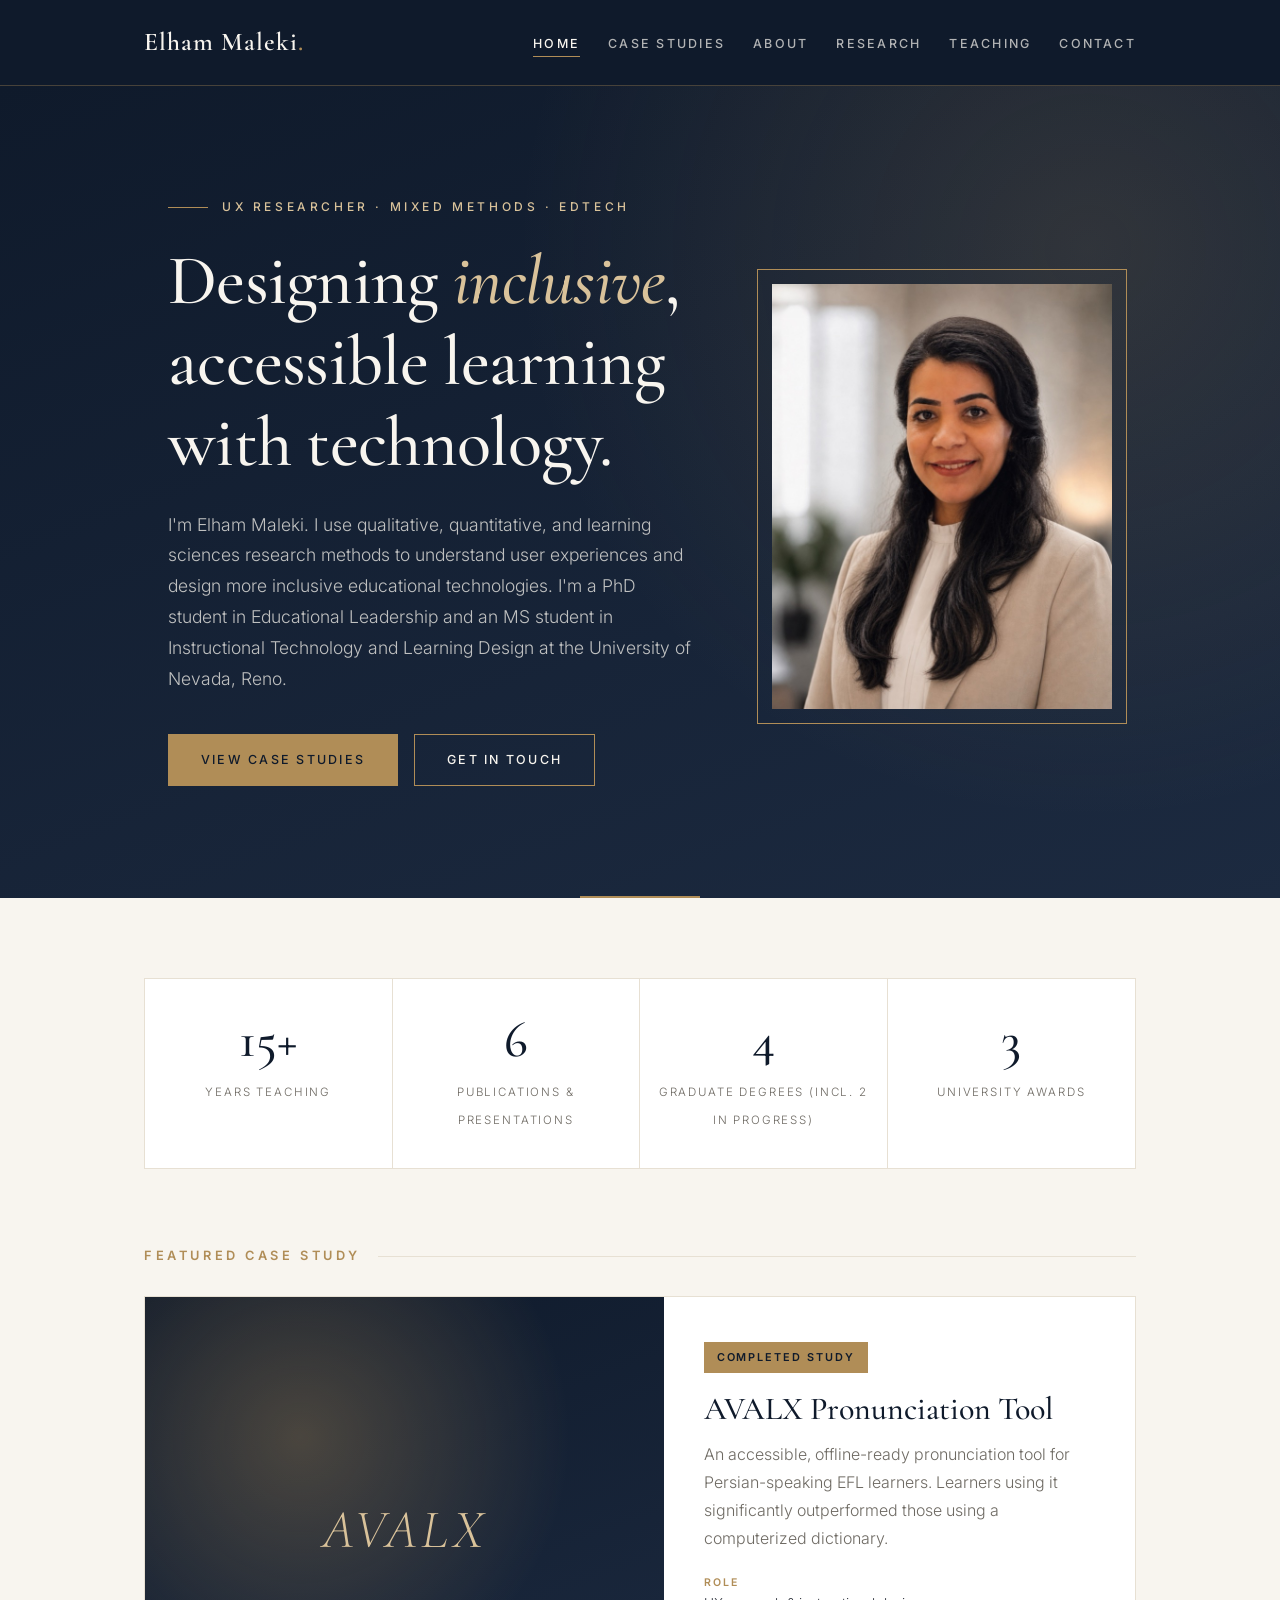
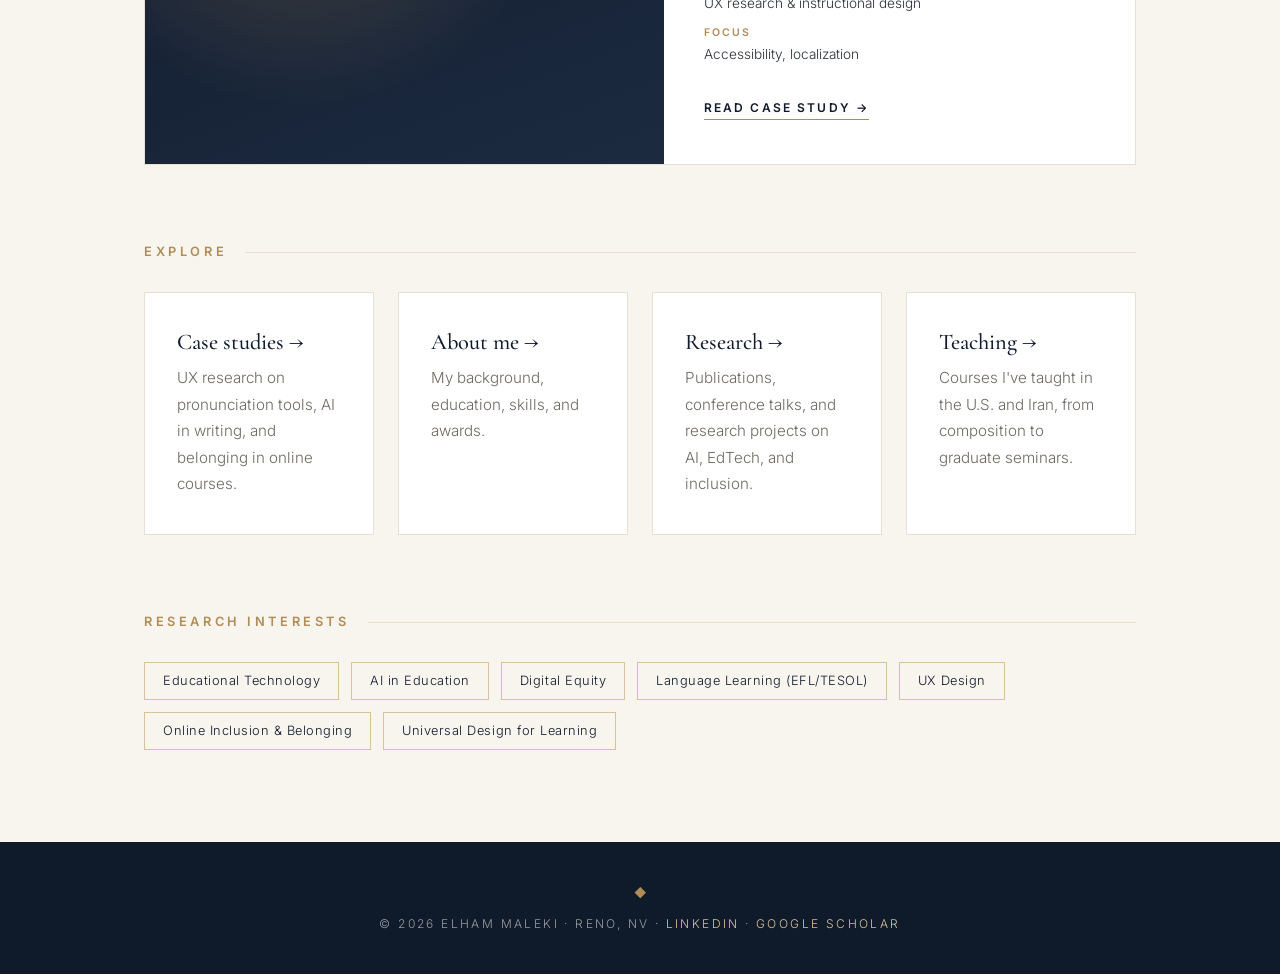
<file: index.html>
<!DOCTYPE html>
<html lang="en">
<head>
  <meta charset="UTF-8">
  <meta name="viewport" content="width=device-width, initial-scale=1.0">
  <title>Elham Maleki | Home</title>
  <link rel="preconnect" href="https://fonts.googleapis.com">
  <link href="https://fonts.googleapis.com/css2?family=Cormorant+Garamond:ital,wght@0,500;0,600;1,500&family=Inter:wght@300;400;500;600&display=swap" rel="stylesheet">
  <link rel="stylesheet" href="style.css">
</head>
<body>
  <header>
    <div class="container">
      <nav>
        <a href="index.html" class="logo">Elham Maleki</a>
        <ul>
          <li><a href="index.html" class="active">Home</a></li>
          <li><a href="case-studies.html">Case Studies</a></li>
          <li><a href="about.html">About</a></li>
          <li><a href="research.html">Research</a></li>
          <li><a href="teaching.html">Teaching</a></li>
          <li><a href="contact.html">Contact</a></li>
        </ul>
      </nav>
    </div>
  </header>

  <main>
    <div class="container">
      <section class="hero">
        <div class="hero-grid">
          <div>
        <p class="eyebrow">UX Researcher · Mixed Methods · EdTech</p>
        <h1>Designing <em>inclusive</em>, accessible learning with technology.</h1>
        <p class="lead">
          I'm Elham Maleki. I use qualitative, quantitative, and learning sciences research methods to understand
          user experiences and design more inclusive educational technologies. I'm a PhD student in Educational
          Leadership and an MS student in Instructional Technology and Learning Design at the University of Nevada, Reno.
        </p>
        <a href="case-studies.html" class="btn btn-primary">View case studies</a>
        <a href="contact.html" class="btn btn-outline">Get in touch</a>
          </div>
          <div class="hero-photo"><img src="images/profile.jpg" alt="Portrait of Elham Maleki"></div>
        </div>
      </section>

      <section>
        <div class="card stats">
          <div class="stat"><strong>15+</strong><span>Years teaching</span></div>
          <div class="stat"><strong>6</strong><span>Publications &amp; presentations</span></div>
          <div class="stat"><strong>4</strong><span>Graduate degrees (incl. 2 in progress)</span></div>
          <div class="stat"><strong>3</strong><span>University awards</span></div>
        </div>
      </section>

      <section>
        <h2>Featured case study</h2>
        <a href="avalx.html" class="case-feature">
          <div class="case-art">AVALX</div>
          <div class="case-body">
            <span class="status done">Completed study</span>
            <h3>AVALX Pronunciation Tool</h3>
            <p>An accessible, offline-ready pronunciation tool for Persian-speaking EFL learners. Learners using it
              significantly outperformed those using a computerized dictionary.</p>
            <div class="meta">
              <div><span>Role</span>UX research &amp; instructional design</div>
              <div><span>Focus</span>Accessibility, localization</div>
            </div>
            <span class="read-more">Read case study →</span>
          </div>
        </a>
      </section>

      <section>
        <h2>Explore</h2>
        <div class="grid" style="grid-template-columns: repeat(auto-fit, minmax(220px, 1fr));">
          <a href="case-studies.html" class="card">
            <h3>Case studies →</h3>
            <p>UX research on pronunciation tools, AI in writing, and belonging in online courses.</p>
          </a>
          <a href="about.html" class="card">
            <h3>About me →</h3>
            <p>My background, education, skills, and awards.</p>
          </a>
          <a href="research.html" class="card">
            <h3>Research →</h3>
            <p>Publications, conference talks, and research projects on AI, EdTech, and inclusion.</p>
          </a>
          <a href="teaching.html" class="card">
            <h3>Teaching →</h3>
            <p>Courses I've taught in the U.S. and Iran, from composition to graduate seminars.</p>
          </a>
        </div>
      </section>

      <section>
        <h2>Research interests</h2>
        <span class="tag">Educational Technology</span>
        <span class="tag">AI in Education</span>
        <span class="tag">Digital Equity</span>
        <span class="tag">Language Learning (EFL/TESOL)</span>
        <span class="tag">UX Design</span>
        <span class="tag">Online Inclusion &amp; Belonging</span>
        <span class="tag">Universal Design for Learning</span>
      </section>
    </div>
  </main>

  <footer>
    <div class="container">© 2026 Elham Maleki · Reno, NV · <a href="https://www.linkedin.com/in/elham-maleki-n/" target="_blank" rel="noopener">LinkedIn</a> · <a href="https://scholar.google.com/citations?user=H0M7LdgAAAAJ&amp;hl=en" target="_blank" rel="noopener">Google Scholar</a></div>
  </footer>
</body>
</html>
</file>
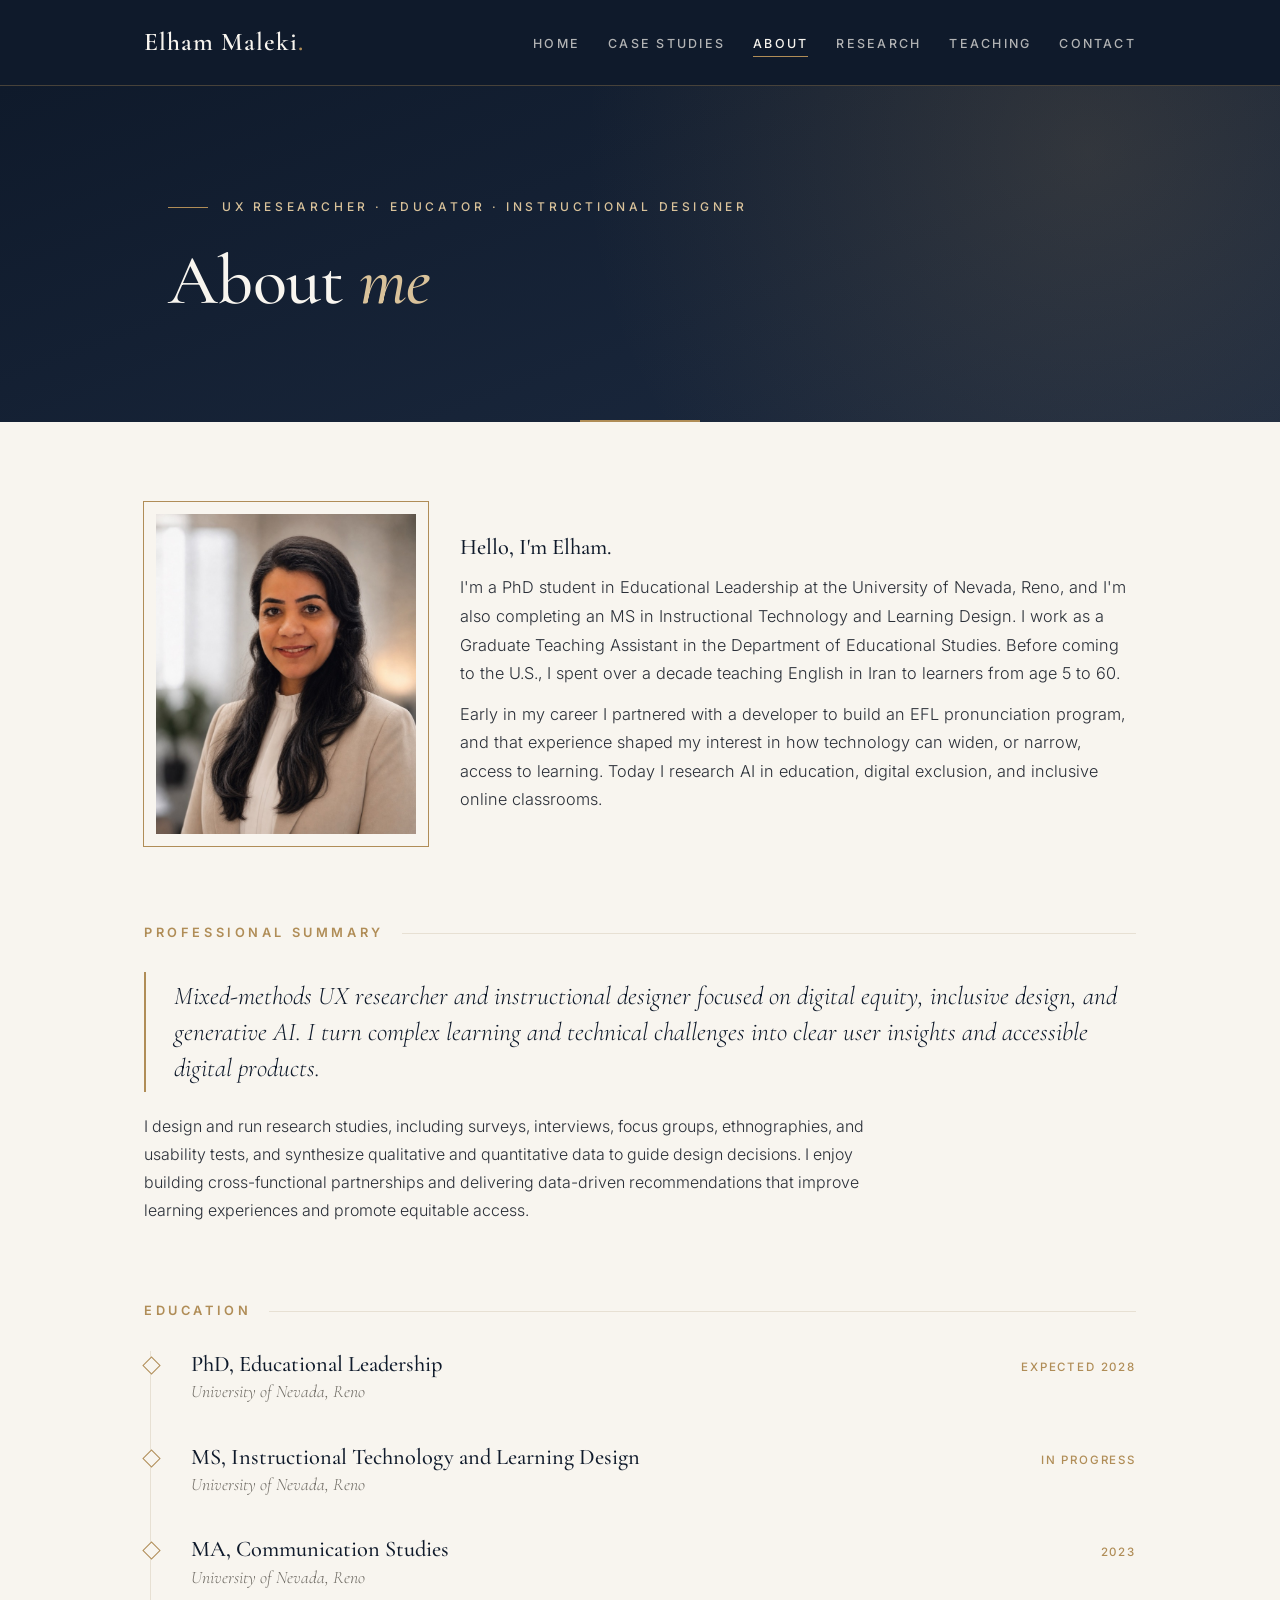
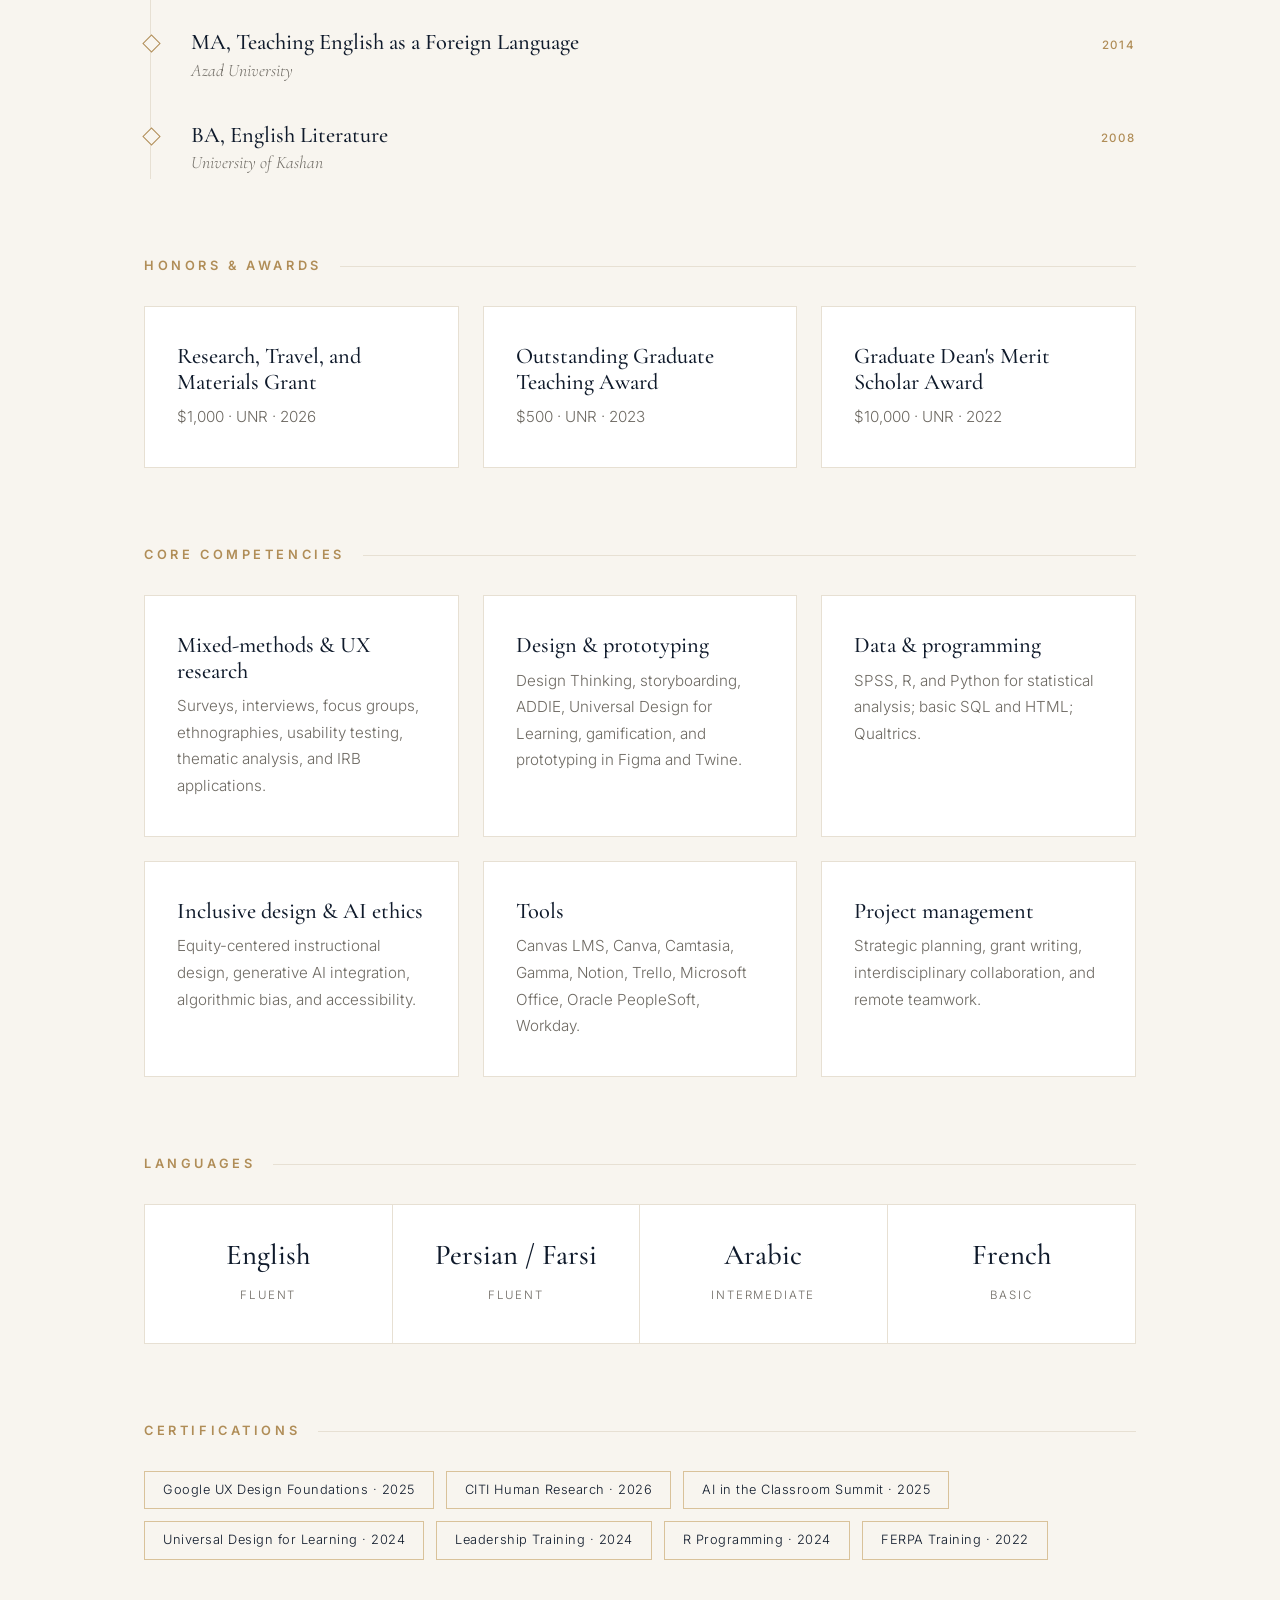
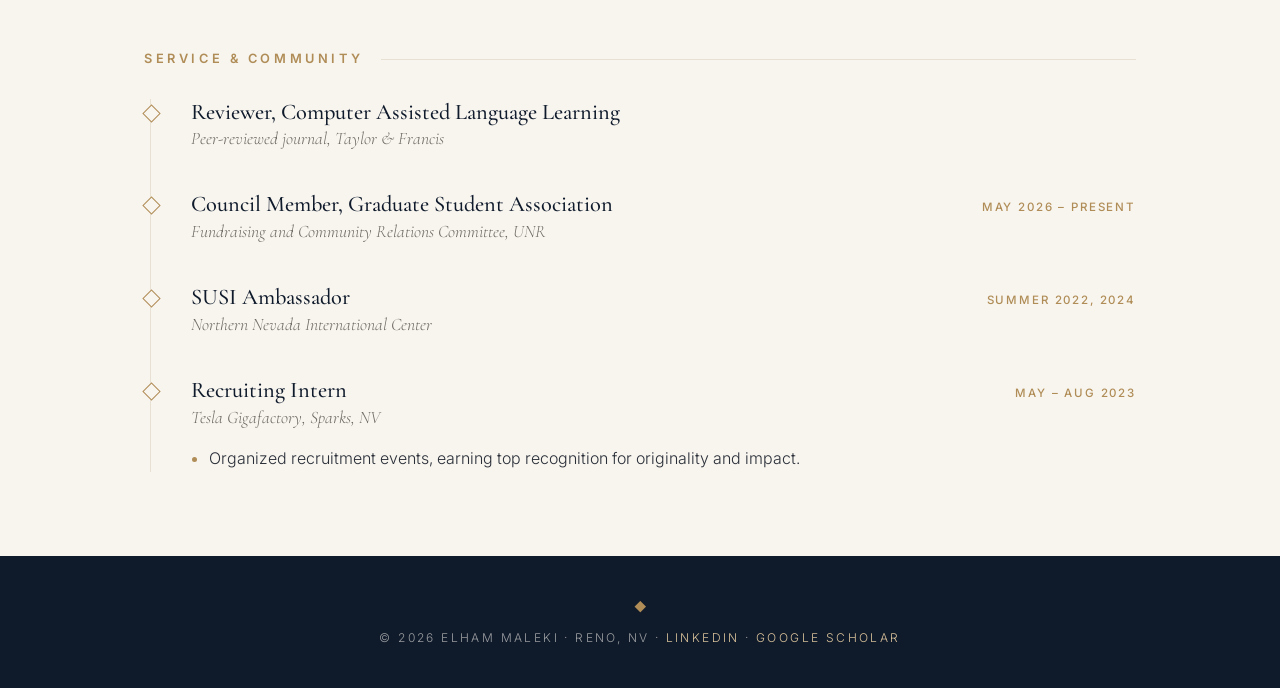
<file: about.html>
<!DOCTYPE html>
<html lang="en">
<head>
  <meta charset="UTF-8">
  <meta name="viewport" content="width=device-width, initial-scale=1.0">
  <title>Elham Maleki | About</title>
  <link rel="preconnect" href="https://fonts.googleapis.com">
  <link href="https://fonts.googleapis.com/css2?family=Cormorant+Garamond:ital,wght@0,500;0,600;1,500&family=Inter:wght@300;400;500;600&display=swap" rel="stylesheet">
  <link rel="stylesheet" href="style.css">
</head>
<body>
  <header>
    <div class="container">
      <nav>
        <a href="index.html" class="logo">Elham Maleki</a>
        <ul>
          <li><a href="index.html">Home</a></li>
          <li><a href="case-studies.html">Case Studies</a></li>
          <li><a href="about.html" class="active">About</a></li>
          <li><a href="research.html">Research</a></li>
          <li><a href="teaching.html">Teaching</a></li>
          <li><a href="contact.html">Contact</a></li>
        </ul>
      </nav>
    </div>
  </header>

  <main>
    <div class="container">
      <div class="page-head">
        <p class="eyebrow">UX Researcher · Educator · Instructional Designer</p>
        <h1 class="page-title">About <em>me</em></h1>
      </div>

      <section class="about-intro">
        <img src="images/profile.jpg" class="avatar" alt="Portrait of Elham Maleki">
        <div>
          <h3 style="margin-bottom: 14px;">Hello, I'm Elham.</h3>
          <p>
            I'm a PhD student in Educational Leadership at the University of Nevada, Reno, and I'm also
            completing an MS in Instructional Technology and Learning Design. I work as a Graduate Teaching Assistant
            in the Department of Educational Studies. Before coming to the U.S.,
            I spent over a decade teaching English in Iran to learners from age 5 to 60.
          </p>
          <p style="margin-top: 12px;">
            Early in my career I partnered with a developer to build an EFL pronunciation program, and that
            experience shaped my interest in how technology can widen, or narrow, access to learning. Today
            I research AI in education, digital exclusion, and inclusive online classrooms.
          </p>
        </div>
      </section>

      <section>
        <h2>Professional summary</h2>
        <p class="callout" style="margin: 0;">
          Mixed-methods UX researcher and instructional designer focused on digital equity, inclusive design,
          and generative AI. I turn complex learning and technical challenges into clear user insights and
          accessible digital products.
        </p>
        <p style="margin-top: 20px; max-width: 760px;">
          I design and run research studies, including surveys, interviews, focus groups, ethnographies, and
          usability tests, and synthesize qualitative and quantitative data to guide design decisions. I enjoy
          building cross-functional partnerships and delivering data-driven recommendations that improve
          learning experiences and promote equitable access.
        </p>
      </section>

      <section>
        <h2>Education</h2>
        <div class="item">
          <div class="item-head"><h3>PhD, Educational Leadership</h3><span class="date">Expected 2028</span></div>
          <p class="where">University of Nevada, Reno</p>
        </div>
        <div class="item">
          <div class="item-head"><h3>MS, Instructional Technology and Learning Design</h3><span class="date">In progress</span></div>
          <p class="where">University of Nevada, Reno</p>
        </div>
        <div class="item">
          <div class="item-head"><h3>MA, Communication Studies</h3><span class="date">2023</span></div>
          <p class="where">University of Nevada, Reno</p>
        </div>
        <div class="item">
          <div class="item-head"><h3>MA, Teaching English as a Foreign Language</h3><span class="date">2014</span></div>
          <p class="where">Azad University</p>
        </div>
        <div class="item">
          <div class="item-head"><h3>BA, English Literature</h3><span class="date">2008</span></div>
          <p class="where">University of Kashan</p>
        </div>
      </section>

      <section>
        <h2>Honors &amp; awards</h2>
        <div class="grid">
          <div class="card"><h3>Research, Travel, and Materials Grant</h3><p>$1,000 · UNR · 2026</p></div>
          <div class="card"><h3>Outstanding Graduate Teaching Award</h3><p>$500 · UNR · 2023</p></div>
          <div class="card"><h3>Graduate Dean's Merit Scholar Award</h3><p>$10,000 · UNR · 2022</p></div>
        </div>
      </section>

      <section>
        <h2>Core competencies</h2>
        <div class="grid">
          <div class="card">
            <h3>Mixed-methods &amp; UX research</h3>
            <p>Surveys, interviews, focus groups, ethnographies, usability testing, thematic analysis, and IRB applications.</p>
          </div>
          <div class="card">
            <h3>Design &amp; prototyping</h3>
            <p>Design Thinking, storyboarding, ADDIE, Universal Design for Learning, gamification, and prototyping in Figma and Twine.</p>
          </div>
          <div class="card">
            <h3>Data &amp; programming</h3>
            <p>SPSS, R, and Python for statistical analysis; basic SQL and HTML; Qualtrics.</p>
          </div>
          <div class="card">
            <h3>Inclusive design &amp; AI ethics</h3>
            <p>Equity-centered instructional design, generative AI integration, algorithmic bias, and accessibility.</p>
          </div>
          <div class="card">
            <h3>Tools</h3>
            <p>Canvas LMS, Canva, Camtasia, Gamma, Notion, Trello, Microsoft Office, Oracle PeopleSoft, Workday.</p>
          </div>
          <div class="card">
            <h3>Project management</h3>
            <p>Strategic planning, grant writing, interdisciplinary collaboration, and remote teamwork.</p>
          </div>
        </div>
      </section>

      <section>
        <h2>Languages</h2>
        <div class="card stats">
          <div class="stat"><strong style="font-size: 1.8rem;">English</strong><span>Fluent</span></div>
          <div class="stat"><strong style="font-size: 1.8rem;">Persian / Farsi</strong><span>Fluent</span></div>
          <div class="stat"><strong style="font-size: 1.8rem;">Arabic</strong><span>Intermediate</span></div>
          <div class="stat"><strong style="font-size: 1.8rem;">French</strong><span>Basic</span></div>
        </div>
      </section>

      <section>
        <h2>Certifications</h2>
        <span class="tag">Google UX Design Foundations · 2025</span>
        <span class="tag">CITI Human Research · 2026</span>
        <span class="tag">AI in the Classroom Summit · 2025</span>
        <span class="tag">Universal Design for Learning · 2024</span>
        <span class="tag">Leadership Training · 2024</span>
        <span class="tag">R Programming · 2024</span>
        <span class="tag">FERPA Training · 2022</span>
      </section>

      <section>
        <h2>Service &amp; community</h2>
        <div class="item">
          <div class="item-head"><h3>Reviewer, Computer Assisted Language Learning</h3></div>
          <p class="where">Peer-reviewed journal, Taylor &amp; Francis</p>
        </div>
        <div class="item">
          <div class="item-head"><h3>Council Member, Graduate Student Association</h3><span class="date">May 2026 – Present</span></div>
          <p class="where">Fundraising and Community Relations Committee, UNR</p>
        </div>
        <div class="item">
          <div class="item-head"><h3>SUSI Ambassador</h3><span class="date">Summer 2022, 2024</span></div>
          <p class="where">Northern Nevada International Center</p>
        </div>
        <div class="item">
          <div class="item-head"><h3>Recruiting Intern</h3><span class="date">May – Aug 2023</span></div>
          <p class="where">Tesla Gigafactory, Sparks, NV</p>
          <ul><li>Organized recruitment events, earning top recognition for originality and impact.</li></ul>
        </div>
      </section>
    </div>
  </main>

  <footer>
    <div class="container">© 2026 Elham Maleki · Reno, NV · <a href="https://www.linkedin.com/in/elham-maleki-n/" target="_blank" rel="noopener">LinkedIn</a> · <a href="https://scholar.google.com/citations?user=H0M7LdgAAAAJ&amp;hl=en" target="_blank" rel="noopener">Google Scholar</a></div>
  </footer>
</body>
</html>
</file>
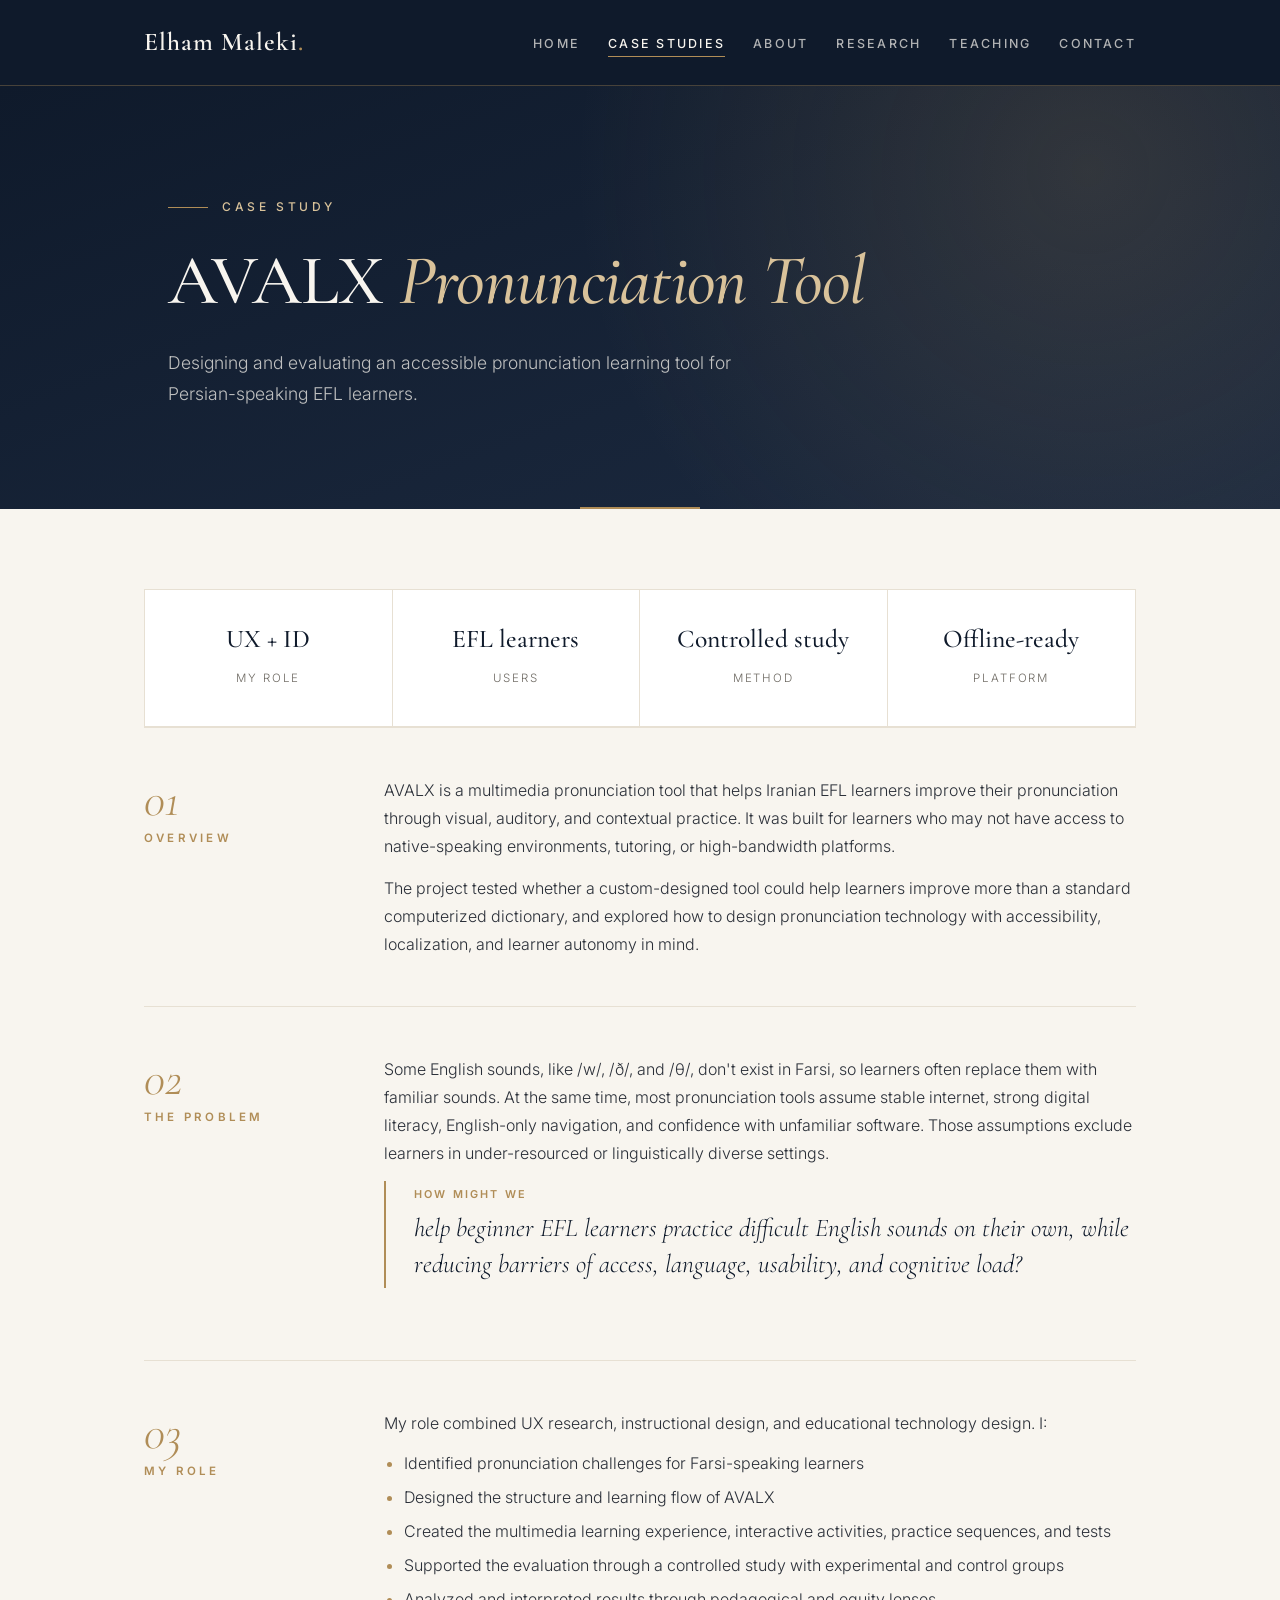
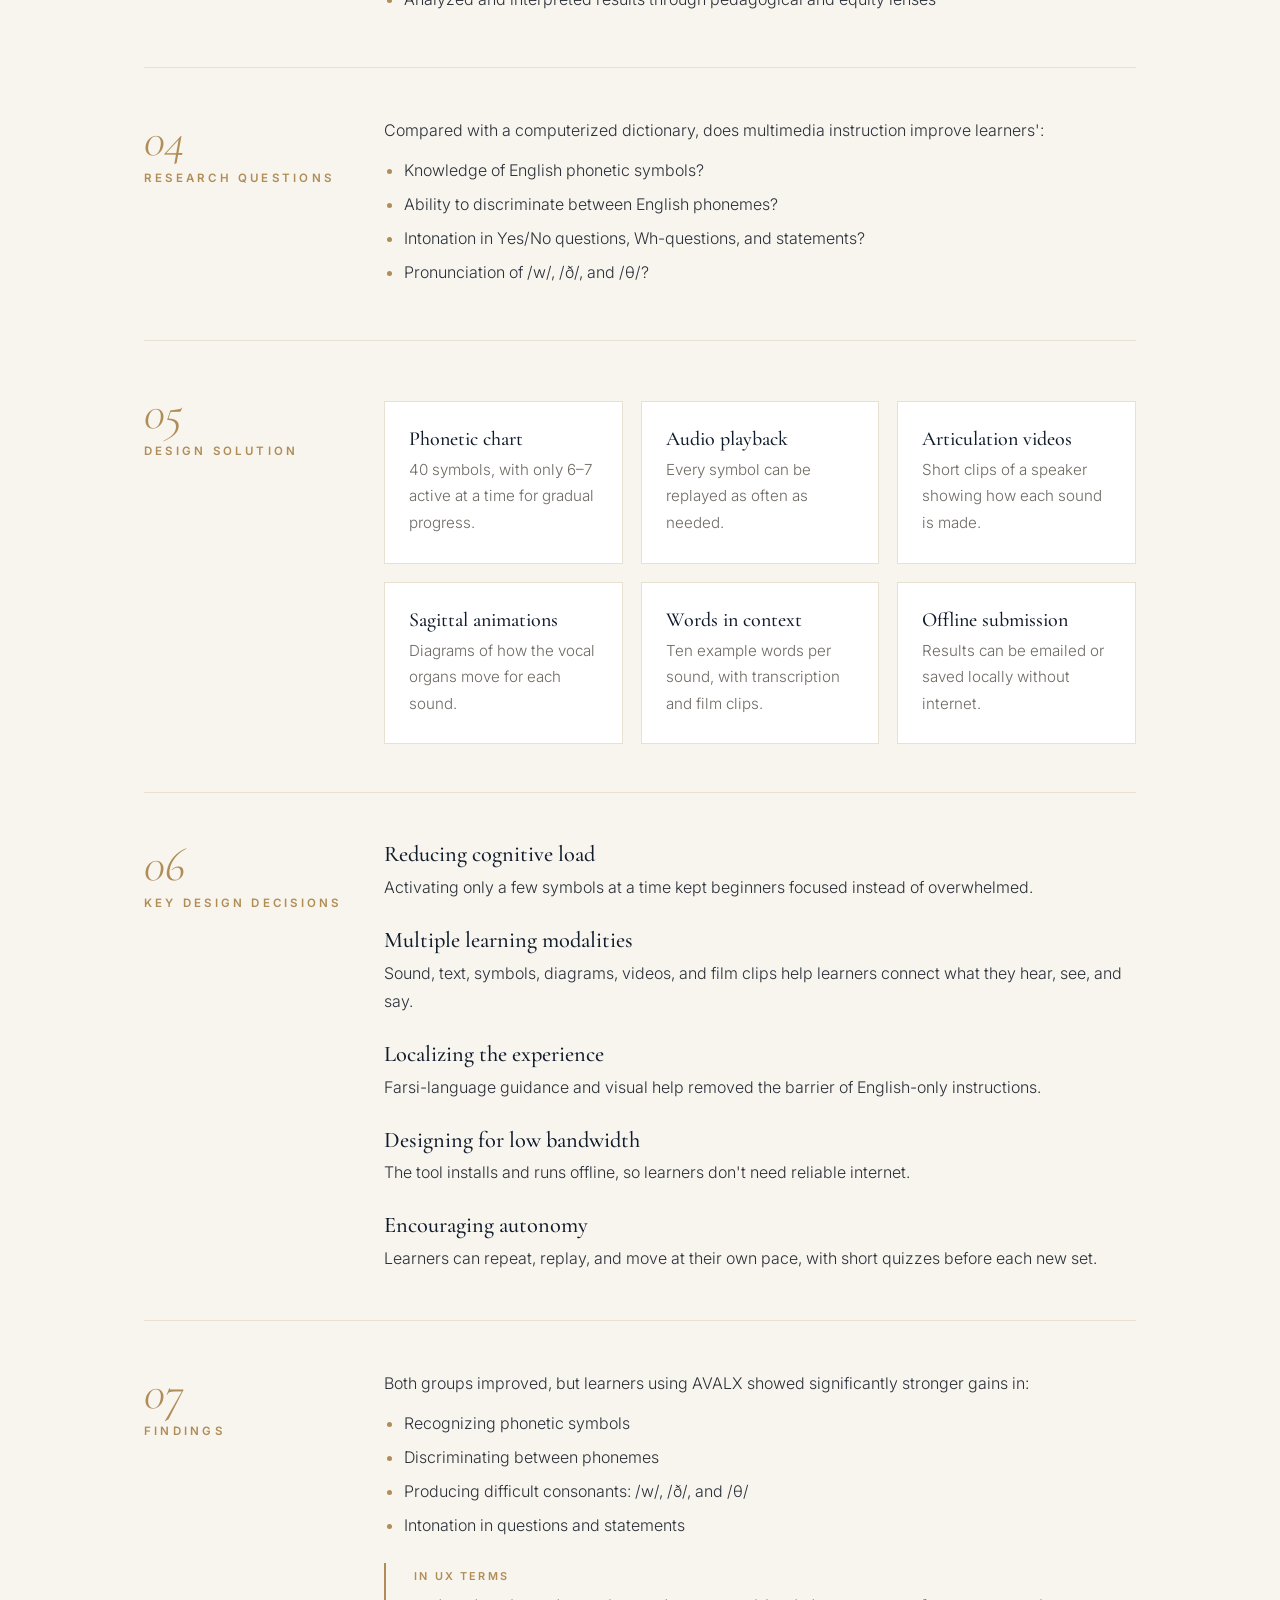
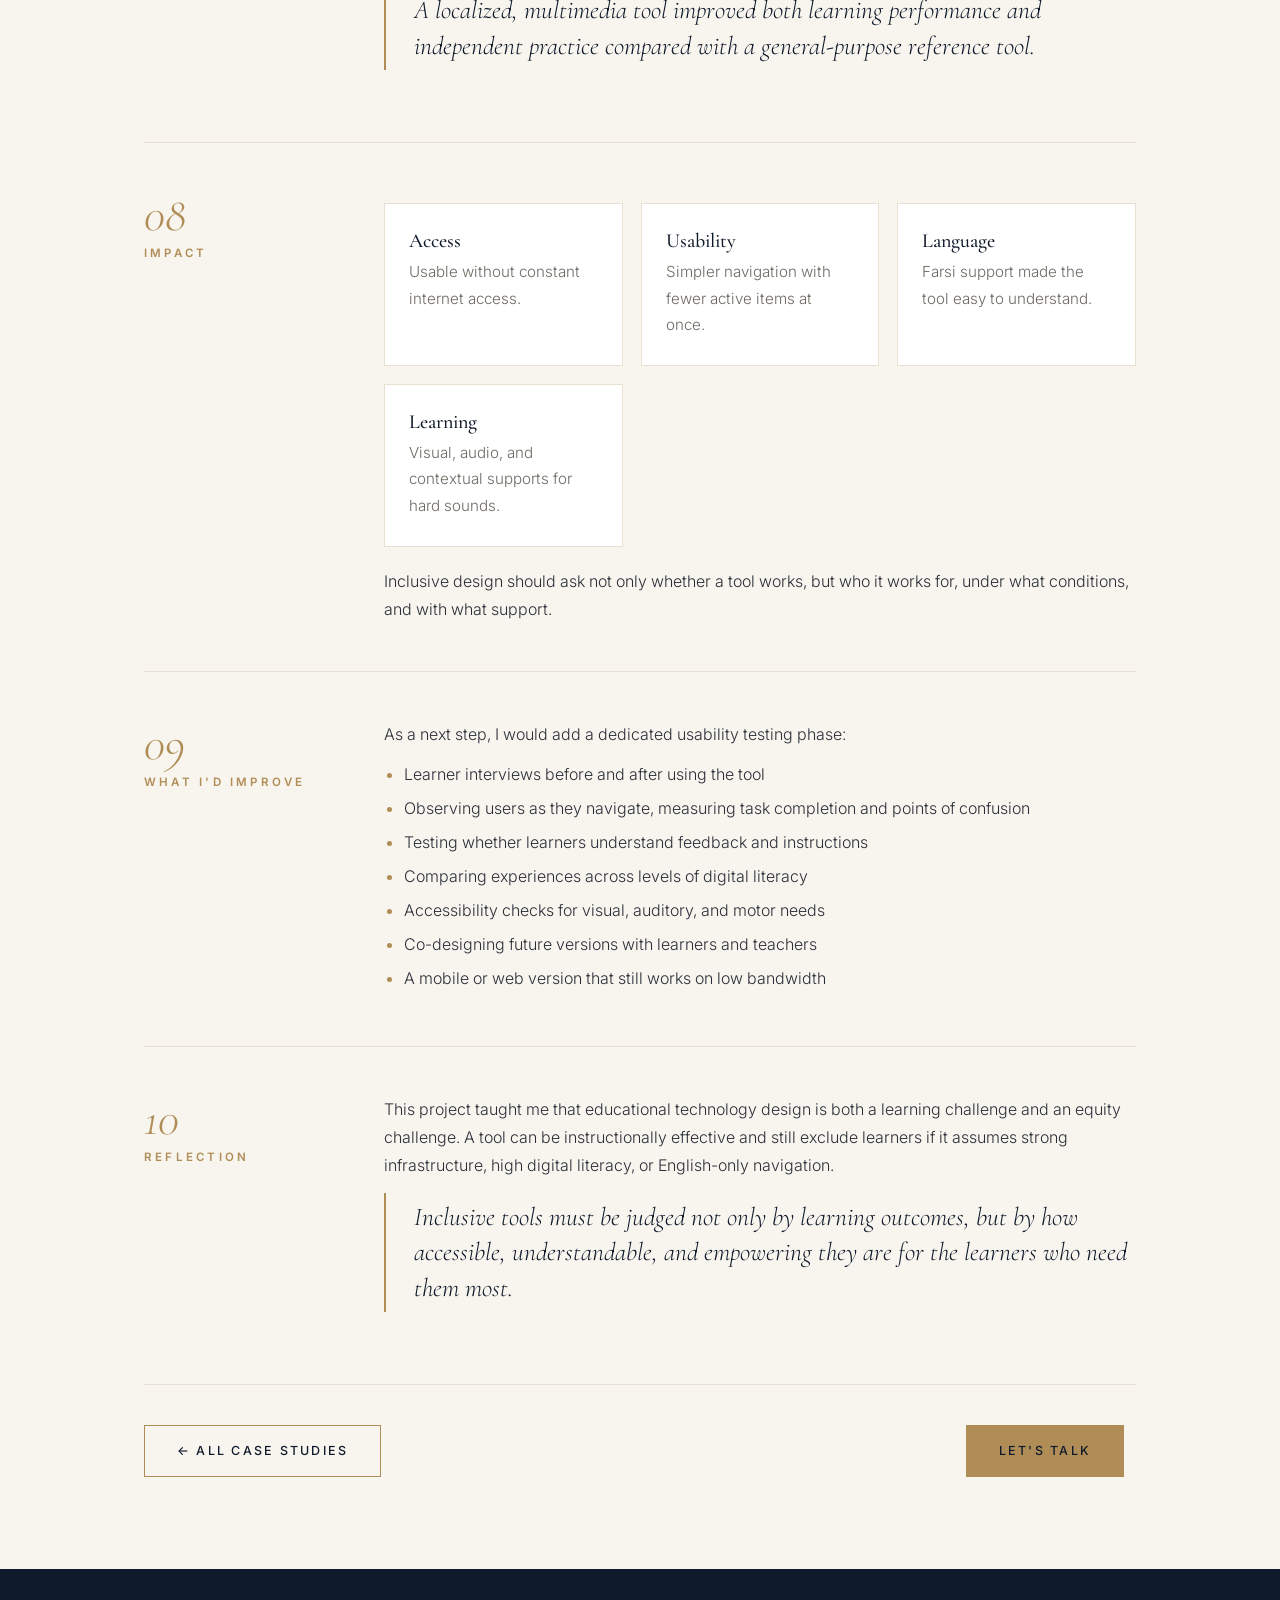
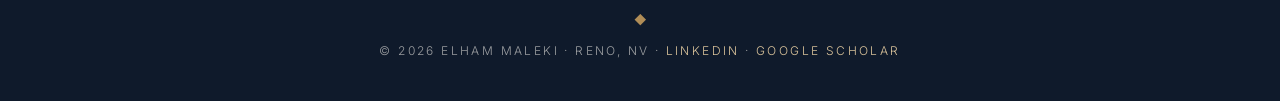
<file: avalx.html>
<!DOCTYPE html>
<html lang="en">
<head>
  <meta charset="UTF-8">
  <meta name="viewport" content="width=device-width, initial-scale=1.0">
  <title>Elham Maleki | AVALX Case Study</title>
  <link rel="preconnect" href="https://fonts.googleapis.com">
  <link href="https://fonts.googleapis.com/css2?family=Cormorant+Garamond:ital,wght@0,500;0,600;1,500&family=Inter:wght@300;400;500;600&display=swap" rel="stylesheet">
  <link rel="stylesheet" href="style.css">
</head>
<body>
  <header>
    <div class="container">
      <nav>
        <a href="index.html" class="logo">Elham Maleki</a>
        <ul>
          <li><a href="index.html">Home</a></li>
          <li><a href="case-studies.html" class="active">Case Studies</a></li>
          <li><a href="about.html">About</a></li>
          <li><a href="research.html">Research</a></li>
          <li><a href="teaching.html">Teaching</a></li>
          <li><a href="contact.html">Contact</a></li>
        </ul>
      </nav>
    </div>
  </header>

  <main>
    <div class="container">
      <div class="page-head">
        <p class="eyebrow">Case Study</p>
        <h1 class="page-title">AVALX <em>Pronunciation Tool</em></h1>
        <p class="page-intro">
          Designing and evaluating an accessible pronunciation learning tool for Persian-speaking EFL learners.
        </p>
      </div>

      <section>
        <div class="card stats">
          <div class="stat"><strong style="font-size: 1.6rem;">UX + ID</strong><span>My role</span></div>
          <div class="stat"><strong style="font-size: 1.6rem;">EFL learners</strong><span>Users</span></div>
          <div class="stat"><strong style="font-size: 1.6rem;">Controlled study</strong><span>Method</span></div>
          <div class="stat"><strong style="font-size: 1.6rem;">Offline-ready</strong><span>Platform</span></div>
        </div>
      </section>

      <section class="case-section">
        <div class="case-label"><span class="num">01</span><h2>Overview</h2></div>
        <div class="case-content">
          <p>
            AVALX is a multimedia pronunciation tool that helps Iranian EFL learners improve their pronunciation
            through visual, auditory, and contextual practice. It was built for learners who may not have access
            to native-speaking environments, tutoring, or high-bandwidth platforms.
          </p>
          <p>
            The project tested whether a custom-designed tool could help learners improve more than a standard
            computerized dictionary, and explored how to design pronunciation technology with accessibility,
            localization, and learner autonomy in mind.
          </p>
        </div>
      </section>

      <section class="case-section">
        <div class="case-label"><span class="num">02</span><h2>The problem</h2></div>
        <div class="case-content">
          <p>
            Some English sounds, like /w/, /ð/, and /θ/, don't exist in Farsi, so learners often replace them with
            familiar sounds. At the same time, most pronunciation tools assume stable internet, strong digital literacy,
            English-only navigation, and confidence with unfamiliar software. Those assumptions exclude learners in
            under-resourced or linguistically diverse settings.
          </p>
          <p class="callout">
            <small>How might we</small>
            help beginner EFL learners practice difficult English sounds on their own, while reducing barriers of
            access, language, usability, and cognitive load?
          </p>
        </div>
      </section>

      <section class="case-section">
        <div class="case-label"><span class="num">03</span><h2>My role</h2></div>
        <div class="case-content">
          <p>My role combined UX research, instructional design, and educational technology design. I:</p>
          <ul>
            <li>Identified pronunciation challenges for Farsi-speaking learners</li>
            <li>Designed the structure and learning flow of AVALX</li>
            <li>Created the multimedia learning experience, interactive activities, practice sequences, and tests</li>
            <li>Supported the evaluation through a controlled study with experimental and control groups</li>
            <li>Analyzed and interpreted results through pedagogical and equity lenses</li>
          </ul>
        </div>
      </section>

      <section class="case-section">
        <div class="case-label"><span class="num">04</span><h2>Research questions</h2></div>
        <div class="case-content">
          <p>Compared with a computerized dictionary, does multimedia instruction improve learners':</p>
          <ul>
            <li>Knowledge of English phonetic symbols?</li>
            <li>Ability to discriminate between English phonemes?</li>
            <li>Intonation in Yes/No questions, Wh-questions, and statements?</li>
            <li>Pronunciation of /w/, /ð/, and /θ/?</li>
          </ul>
        </div>
      </section>

      <section class="case-section">
        <div class="case-label"><span class="num">05</span><h2>Design solution</h2></div>
        <div class="case-content">
          <div class="mini-grid">
            <div class="card"><h3>Phonetic chart</h3><p>40 symbols, with only 6–7 active at a time for gradual progress.</p></div>
            <div class="card"><h3>Audio playback</h3><p>Every symbol can be replayed as often as needed.</p></div>
            <div class="card"><h3>Articulation videos</h3><p>Short clips of a speaker showing how each sound is made.</p></div>
            <div class="card"><h3>Sagittal animations</h3><p>Diagrams of how the vocal organs move for each sound.</p></div>
            <div class="card"><h3>Words in context</h3><p>Ten example words per sound, with transcription and film clips.</p></div>
            <div class="card"><h3>Offline submission</h3><p>Results can be emailed or saved locally without internet.</p></div>
          </div>
        </div>
      </section>

      <section class="case-section">
        <div class="case-label"><span class="num">06</span><h2>Key design decisions</h2></div>
        <div class="case-content">
          <h3>Reducing cognitive load</h3>
          <p>Activating only a few symbols at a time kept beginners focused instead of overwhelmed.</p>
          <h3>Multiple learning modalities</h3>
          <p>Sound, text, symbols, diagrams, videos, and film clips help learners connect what they hear, see, and say.</p>
          <h3>Localizing the experience</h3>
          <p>Farsi-language guidance and visual help removed the barrier of English-only instructions.</p>
          <h3>Designing for low bandwidth</h3>
          <p>The tool installs and runs offline, so learners don't need reliable internet.</p>
          <h3>Encouraging autonomy</h3>
          <p>Learners can repeat, replay, and move at their own pace, with short quizzes before each new set.</p>
        </div>
      </section>

      <section class="case-section">
        <div class="case-label"><span class="num">07</span><h2>Findings</h2></div>
        <div class="case-content">
          <p>Both groups improved, but learners using AVALX showed significantly stronger gains in:</p>
          <ul>
            <li>Recognizing phonetic symbols</li>
            <li>Discriminating between phonemes</li>
            <li>Producing difficult consonants: /w/, /ð/, and /θ/</li>
            <li>Intonation in questions and statements</li>
          </ul>
          <p class="callout">
            <small>In UX terms</small>
            A localized, multimedia tool improved both learning performance and independent practice compared with a general-purpose reference tool.
          </p>
        </div>
      </section>

      <section class="case-section">
        <div class="case-label"><span class="num">08</span><h2>Impact</h2></div>
        <div class="case-content">
          <div class="mini-grid">
            <div class="card"><h3>Access</h3><p>Usable without constant internet access.</p></div>
            <div class="card"><h3>Usability</h3><p>Simpler navigation with fewer active items at once.</p></div>
            <div class="card"><h3>Language</h3><p>Farsi support made the tool easy to understand.</p></div>
            <div class="card"><h3>Learning</h3><p>Visual, audio, and contextual supports for hard sounds.</p></div>
          </div>
          <p style="margin-top: 20px;">
            Inclusive design should ask not only whether a tool works, but who it works for, under what
            conditions, and with what support.
          </p>
        </div>
      </section>

      <section class="case-section">
        <div class="case-label"><span class="num">09</span><h2>What I'd improve</h2></div>
        <div class="case-content">
          <p>As a next step, I would add a dedicated usability testing phase:</p>
          <ul>
            <li>Learner interviews before and after using the tool</li>
            <li>Observing users as they navigate, measuring task completion and points of confusion</li>
            <li>Testing whether learners understand feedback and instructions</li>
            <li>Comparing experiences across levels of digital literacy</li>
            <li>Accessibility checks for visual, auditory, and motor needs</li>
            <li>Co-designing future versions with learners and teachers</li>
            <li>A mobile or web version that still works on low bandwidth</li>
          </ul>
        </div>
      </section>

      <section class="case-section">
        <div class="case-label"><span class="num">10</span><h2>Reflection</h2></div>
        <div class="case-content">
          <p>
            This project taught me that educational technology design is both a learning challenge and an equity
            challenge. A tool can be instructionally effective and still exclude learners if it assumes strong
            infrastructure, high digital literacy, or English-only navigation.
          </p>
          <p class="callout">
            Inclusive tools must be judged not only by learning outcomes, but by how accessible, understandable,
            and empowering they are for the learners who need them most.
          </p>
        </div>
      </section>

      <div class="page-nav">
        <a href="case-studies.html" class="btn btn-outline" style="color: var(--ink);">← All case studies</a>
        <a href="contact.html" class="btn btn-primary">Let's talk</a>
      </div>
    </div>
  </main>

  <footer>
    <div class="container">© 2026 Elham Maleki · Reno, NV · <a href="https://www.linkedin.com/in/elham-maleki-n/" target="_blank" rel="noopener">LinkedIn</a> · <a href="https://scholar.google.com/citations?user=H0M7LdgAAAAJ&amp;hl=en" target="_blank" rel="noopener">Google Scholar</a></div>
  </footer>
</body>
</html>
</file>
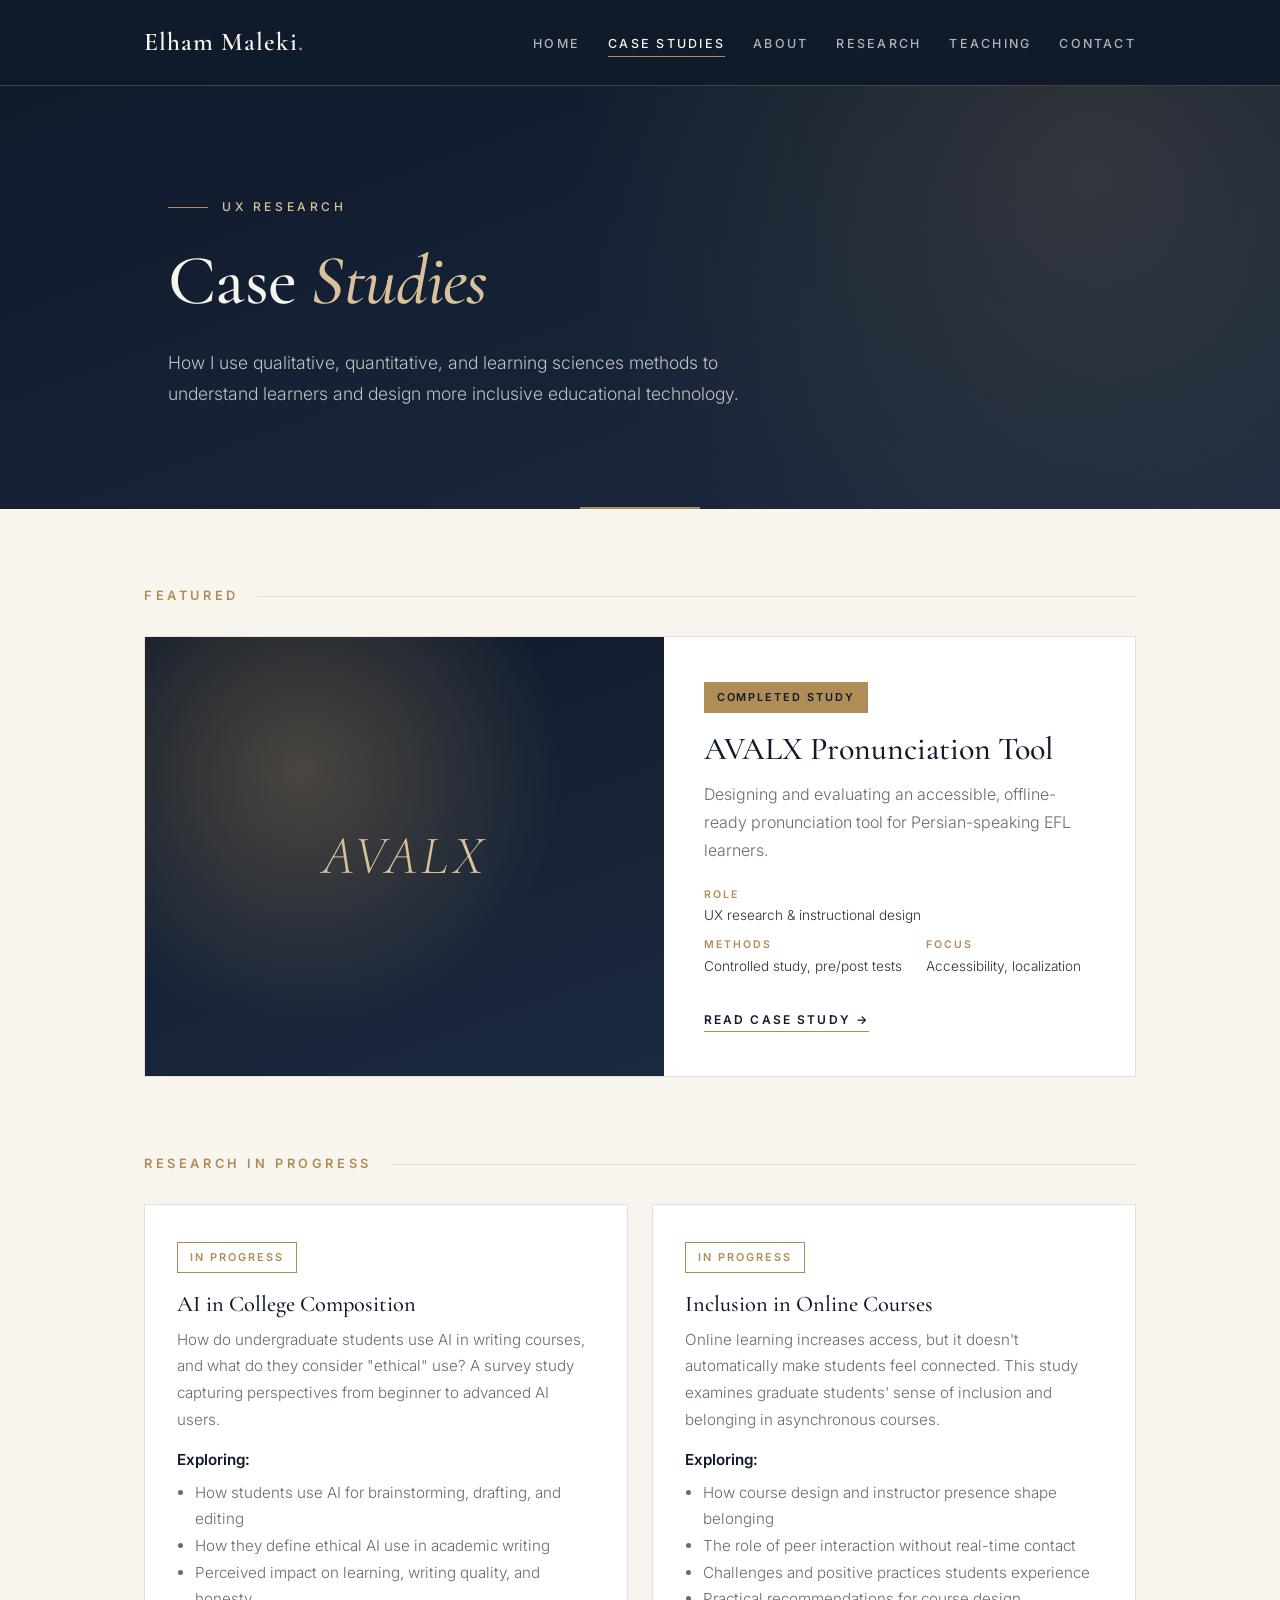
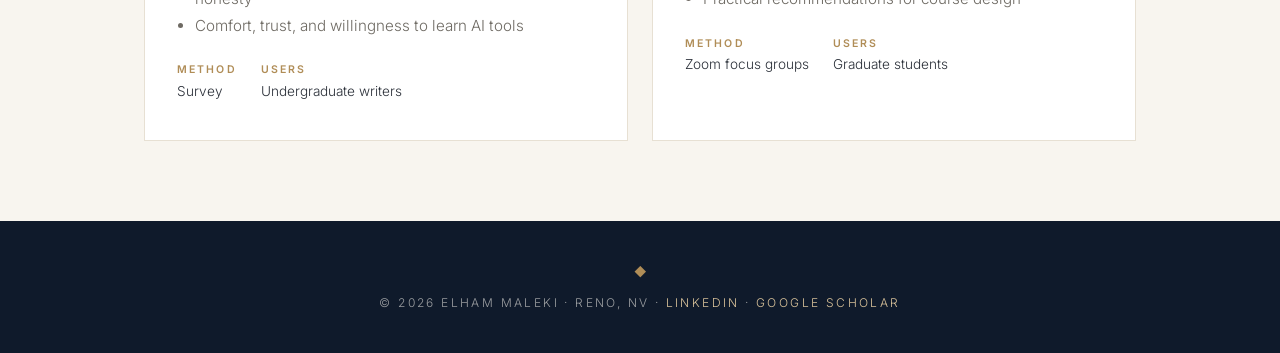
<file: case-studies.html>
<!DOCTYPE html>
<html lang="en">
<head>
  <meta charset="UTF-8">
  <meta name="viewport" content="width=device-width, initial-scale=1.0">
  <title>Elham Maleki | Case Studies</title>
  <link rel="preconnect" href="https://fonts.googleapis.com">
  <link href="https://fonts.googleapis.com/css2?family=Cormorant+Garamond:ital,wght@0,500;0,600;1,500&family=Inter:wght@300;400;500;600&display=swap" rel="stylesheet">
  <link rel="stylesheet" href="style.css">
</head>
<body>
  <header>
    <div class="container">
      <nav>
        <a href="index.html" class="logo">Elham Maleki</a>
        <ul>
          <li><a href="index.html">Home</a></li>
          <li><a href="case-studies.html" class="active">Case Studies</a></li>
          <li><a href="about.html">About</a></li>
          <li><a href="research.html">Research</a></li>
          <li><a href="teaching.html">Teaching</a></li>
          <li><a href="contact.html">Contact</a></li>
        </ul>
      </nav>
    </div>
  </header>

  <main>
    <div class="container">
      <div class="page-head">
        <p class="eyebrow">UX Research</p>
        <h1 class="page-title">Case <em>Studies</em></h1>
        <p class="page-intro">
          How I use qualitative, quantitative, and learning sciences methods to understand learners
          and design more inclusive educational technology.
        </p>
      </div>

      <section>
        <h2>Featured</h2>
        <a href="avalx.html" class="case-feature">
          <div class="case-art">AVALX</div>
          <div class="case-body">
            <span class="status done">Completed study</span>
            <h3>AVALX Pronunciation Tool</h3>
            <p>Designing and evaluating an accessible, offline-ready pronunciation tool for Persian-speaking EFL learners.</p>
            <div class="meta">
              <div><span>Role</span>UX research &amp; instructional design</div>
              <div><span>Methods</span>Controlled study, pre/post tests</div>
              <div><span>Focus</span>Accessibility, localization</div>
            </div>
            <span class="read-more">Read case study →</span>
          </div>
        </a>
      </section>

      <section>
        <h2>Research in progress</h2>
        <div class="grid">
          <div class="card">
            <span class="status">In progress</span>
            <h3>AI in College Composition</h3>
            <p style="margin-bottom: 14px;">
              How do undergraduate students use AI in writing courses, and what do they consider "ethical" use?
              A survey study capturing perspectives from beginner to advanced AI users.
            </p>
            <p><strong style="color: var(--ink);">Exploring:</strong></p>
            <ul style="color: var(--muted); font-size: 0.95rem; padding-left: 18px; margin-top: 6px;">
              <li>How students use AI for brainstorming, drafting, and editing</li>
              <li>How they define ethical AI use in academic writing</li>
              <li>Perceived impact on learning, writing quality, and honesty</li>
              <li>Comfort, trust, and willingness to learn AI tools</li>
            </ul>
            <div class="meta" style="margin-bottom: 0;">
              <div><span>Method</span>Survey</div>
              <div><span>Users</span>Undergraduate writers</div>
            </div>
          </div>

          <div class="card">
            <span class="status">In progress</span>
            <h3>Inclusion in Online Courses</h3>
            <p style="margin-bottom: 14px;">
              Online learning increases access, but it doesn't automatically make students feel connected.
              This study examines graduate students' sense of inclusion and belonging in asynchronous courses.
            </p>
            <p><strong style="color: var(--ink);">Exploring:</strong></p>
            <ul style="color: var(--muted); font-size: 0.95rem; padding-left: 18px; margin-top: 6px;">
              <li>How course design and instructor presence shape belonging</li>
              <li>The role of peer interaction without real-time contact</li>
              <li>Challenges and positive practices students experience</li>
              <li>Practical recommendations for course design</li>
            </ul>
            <div class="meta" style="margin-bottom: 0;">
              <div><span>Method</span>Zoom focus groups</div>
              <div><span>Users</span>Graduate students</div>
            </div>
          </div>
        </div>
      </section>
    </div>
  </main>

  <footer>
    <div class="container">© 2026 Elham Maleki · Reno, NV · <a href="https://www.linkedin.com/in/elham-maleki-n/" target="_blank" rel="noopener">LinkedIn</a> · <a href="https://scholar.google.com/citations?user=H0M7LdgAAAAJ&amp;hl=en" target="_blank" rel="noopener">Google Scholar</a></div>
  </footer>
</body>
</html>
</file>
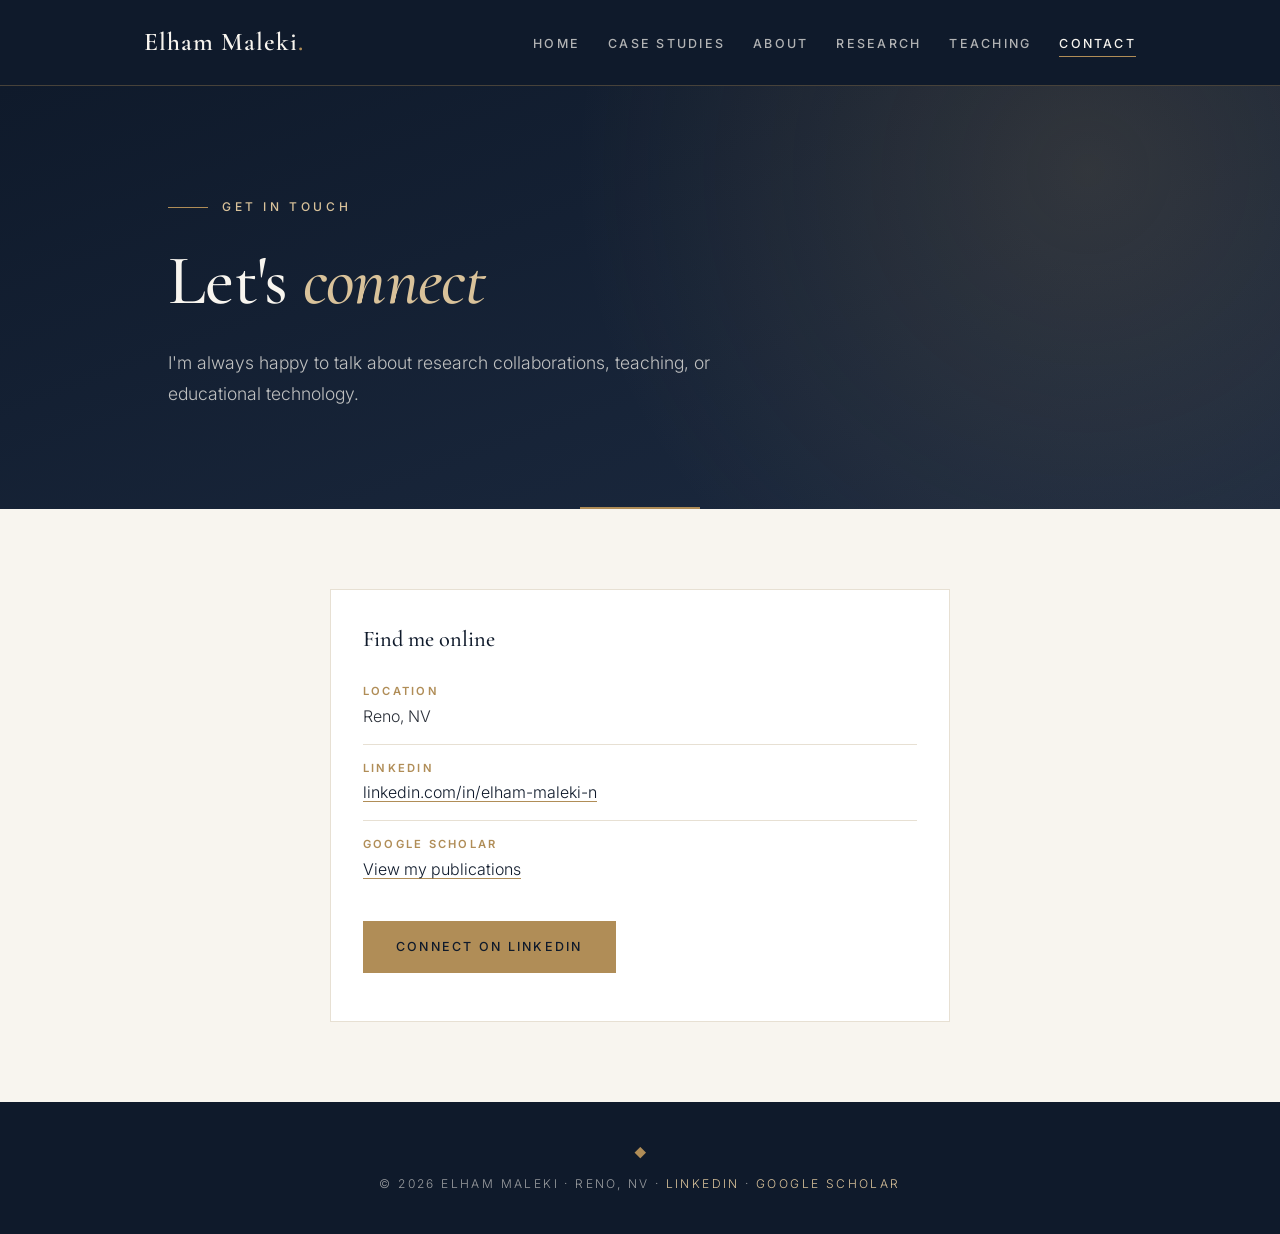
<file: contact.html>
<!DOCTYPE html>
<html lang="en">
<head>
  <meta charset="UTF-8">
  <meta name="viewport" content="width=device-width, initial-scale=1.0">
  <title>Elham Maleki | Contact</title>
  <link rel="preconnect" href="https://fonts.googleapis.com">
  <link href="https://fonts.googleapis.com/css2?family=Cormorant+Garamond:ital,wght@0,500;0,600;1,500&family=Inter:wght@300;400;500;600&display=swap" rel="stylesheet">
  <link rel="stylesheet" href="style.css">
</head>
<body>
  <header>
    <div class="container">
      <nav>
        <a href="index.html" class="logo">Elham Maleki</a>
        <ul>
          <li><a href="index.html">Home</a></li>
          <li><a href="case-studies.html">Case Studies</a></li>
          <li><a href="about.html">About</a></li>
          <li><a href="research.html">Research</a></li>
          <li><a href="teaching.html">Teaching</a></li>
          <li><a href="contact.html" class="active">Contact</a></li>
        </ul>
      </nav>
    </div>
  </header>

  <main>
    <div class="container">
      <div class="page-head">
        <p class="eyebrow">Get in touch</p>
        <h1 class="page-title">Let's <em>connect</em></h1>
        <p class="page-intro">
          I'm always happy to talk about research collaborations, teaching, or educational technology.
        </p>
      </div>

      <section>
        <div class="card" style="max-width: 620px; margin: 0 auto;">
          <h3 style="margin-bottom: 16px;">Find me online</h3>
          <ul class="contact-list">
            <li><strong>Location</strong>Reno, NV</li>
            <li><strong>LinkedIn</strong><a href="https://www.linkedin.com/in/elham-maleki-n/" target="_blank" rel="noopener">linkedin.com/in/elham-maleki-n</a></li>
            <li><strong>Google Scholar</strong><a href="https://scholar.google.com/citations?user=H0M7LdgAAAAJ&amp;hl=en" target="_blank" rel="noopener">View my publications</a></li>
          </ul>
          <a href="https://www.linkedin.com/in/elham-maleki-n/" target="_blank" rel="noopener" class="btn btn-primary" style="margin-top: 24px;">Connect on LinkedIn</a>
        </div>
      </section>
    </div>
  </main>

  <footer>
    <div class="container">© 2026 Elham Maleki · Reno, NV · <a href="https://www.linkedin.com/in/elham-maleki-n/" target="_blank" rel="noopener">LinkedIn</a> · <a href="https://scholar.google.com/citations?user=H0M7LdgAAAAJ&amp;hl=en" target="_blank" rel="noopener">Google Scholar</a></div>
  </footer>
</body>
</html>
</file>
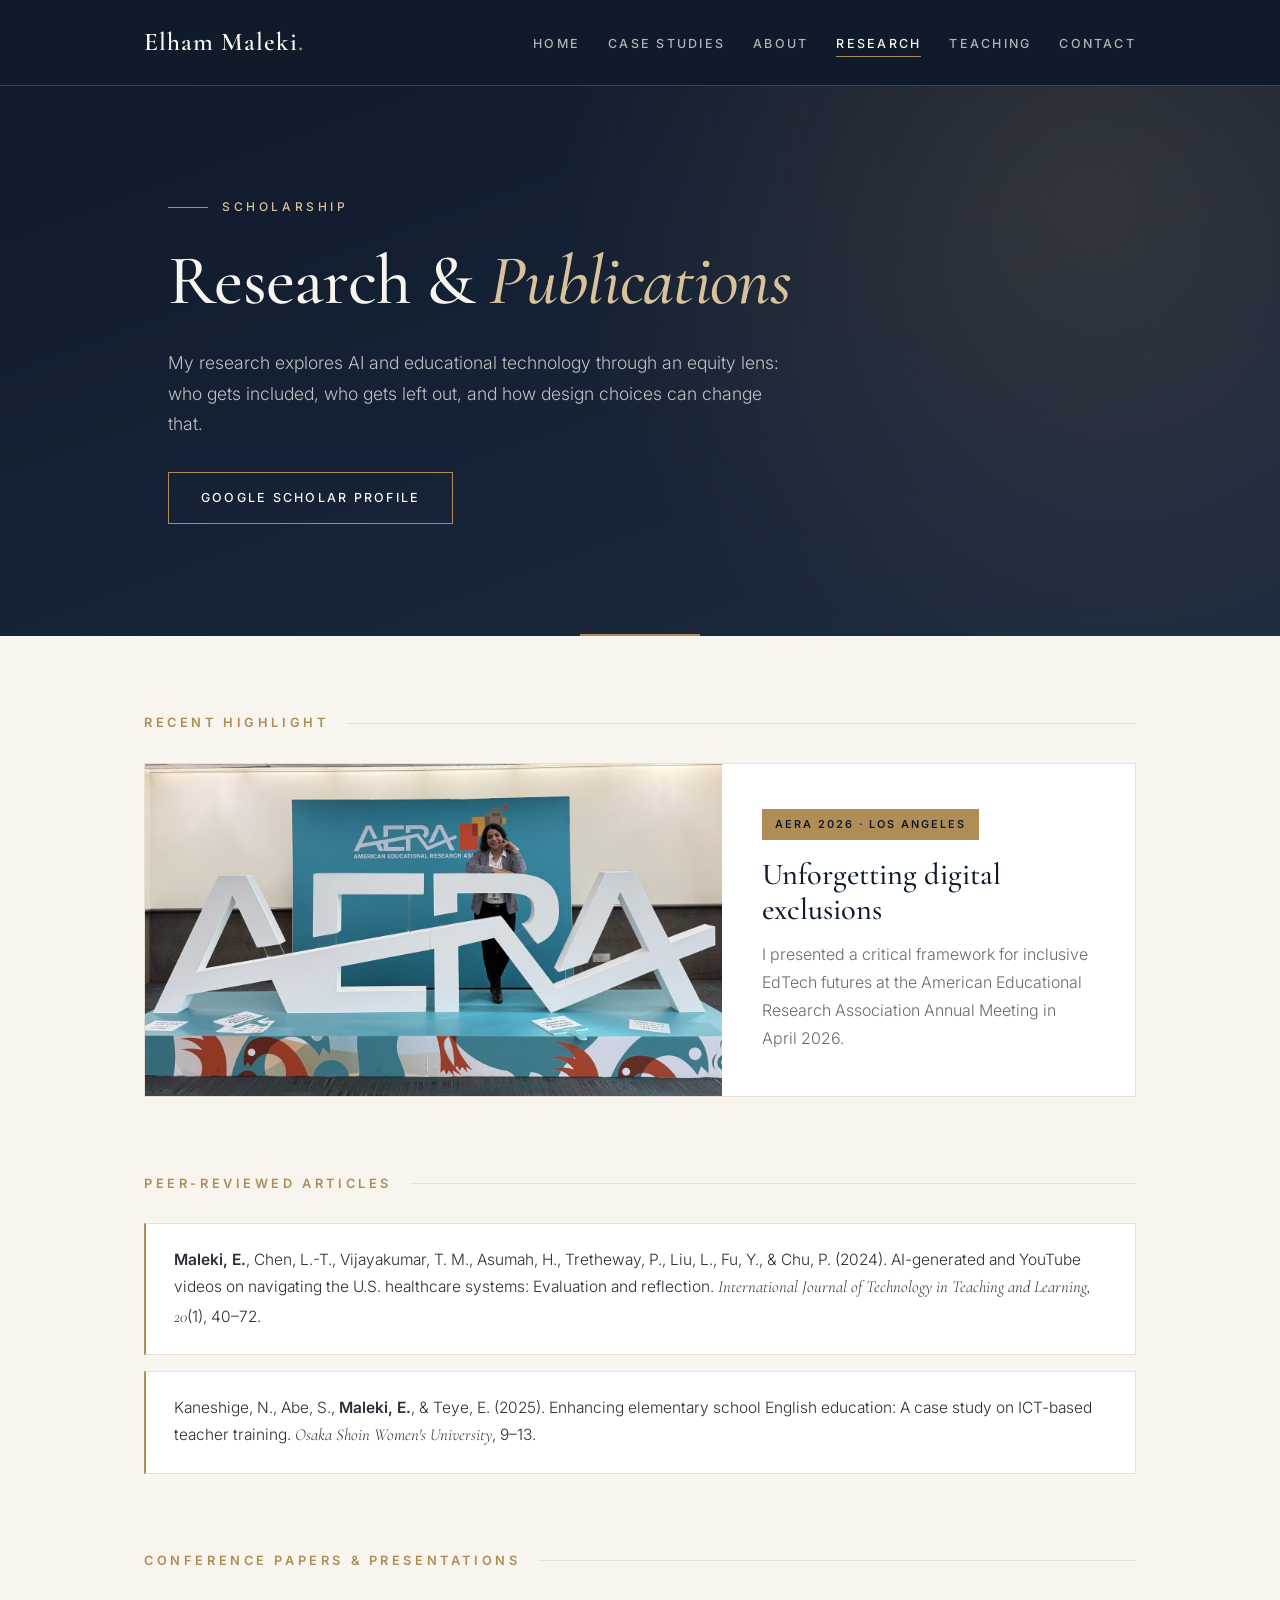
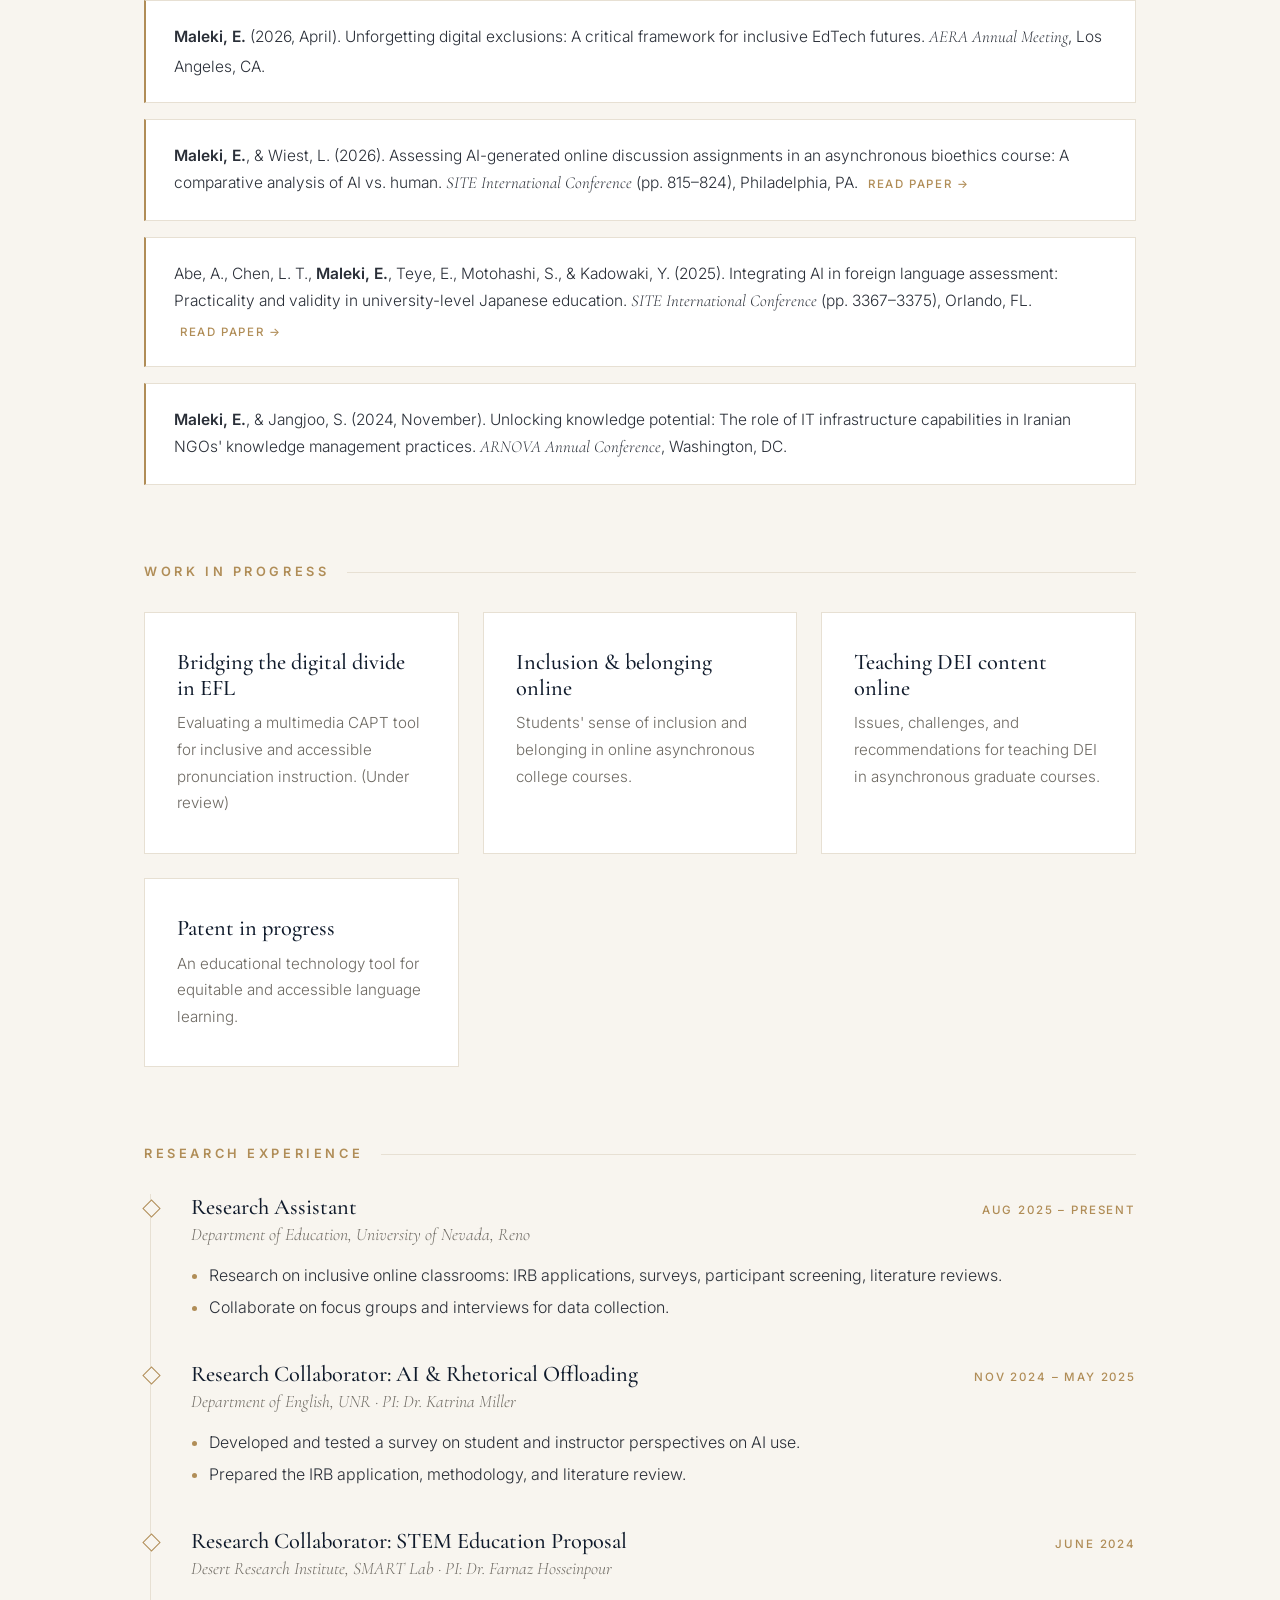
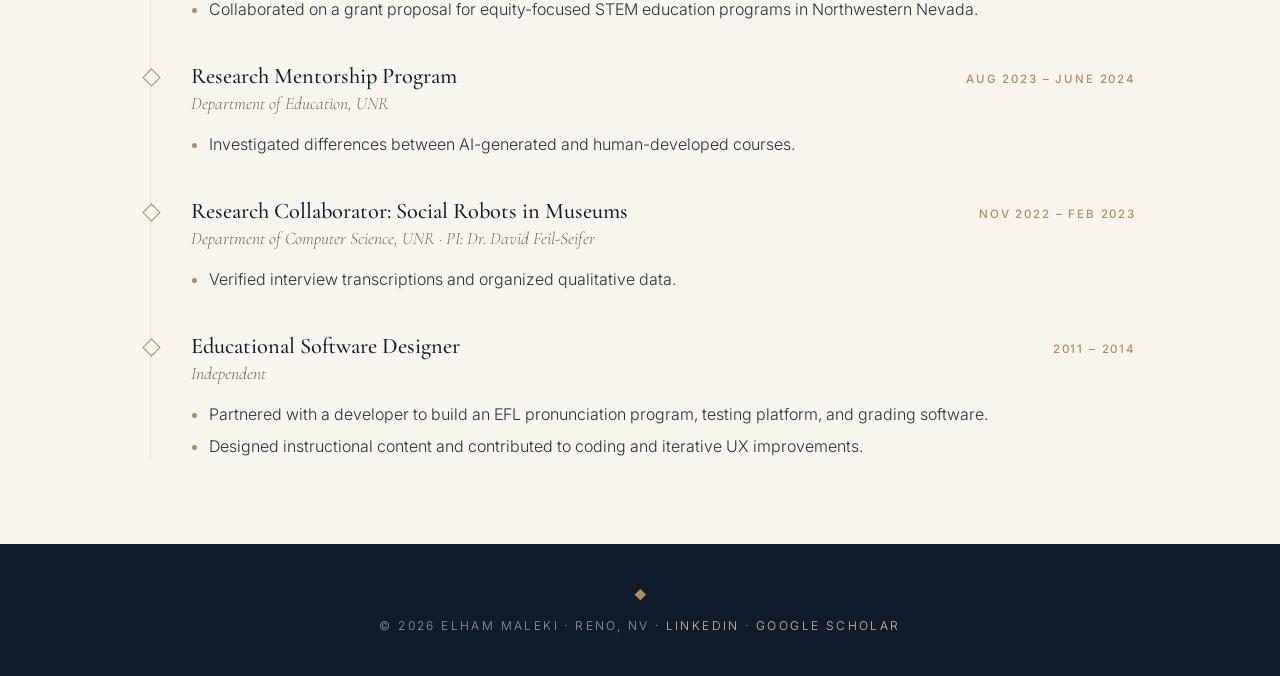
<file: research.html>
<!DOCTYPE html>
<html lang="en">
<head>
  <meta charset="UTF-8">
  <meta name="viewport" content="width=device-width, initial-scale=1.0">
  <title>Elham Maleki | Research</title>
  <link rel="preconnect" href="https://fonts.googleapis.com">
  <link href="https://fonts.googleapis.com/css2?family=Cormorant+Garamond:ital,wght@0,500;0,600;1,500&family=Inter:wght@300;400;500;600&display=swap" rel="stylesheet">
  <link rel="stylesheet" href="style.css">
</head>
<body>
  <header>
    <div class="container">
      <nav>
        <a href="index.html" class="logo">Elham Maleki</a>
        <ul>
          <li><a href="index.html">Home</a></li>
          <li><a href="case-studies.html">Case Studies</a></li>
          <li><a href="about.html">About</a></li>
          <li><a href="research.html" class="active">Research</a></li>
          <li><a href="teaching.html">Teaching</a></li>
          <li><a href="contact.html">Contact</a></li>
        </ul>
      </nav>
    </div>
  </header>

  <main>
    <div class="container">
      <div class="page-head">
        <p class="eyebrow">Scholarship</p>
        <h1 class="page-title">Research &amp; <em>Publications</em></h1>
        <p class="page-intro">
          My research explores AI and educational technology through an equity lens: who gets included,
          who gets left out, and how design choices can change that.
        </p>
        <a href="https://scholar.google.com/citations?user=H0M7LdgAAAAJ&amp;hl=en" target="_blank" rel="noopener" class="btn btn-outline" style="margin-top: 32px;">Google Scholar profile</a>
      </div>

      <section>
        <h2>Recent highlight</h2>
        <div class="photo-feature">
          <img src="images/aera-2026.jpg" alt="Elham Maleki at the AERA 2026 Annual Meeting in Los Angeles">
          <div class="photo-text">
            <span class="status done">AERA 2026 · Los Angeles</span>
            <h3>Unforgetting digital exclusions</h3>
            <p>I presented a critical framework for inclusive EdTech futures at the American Educational
              Research Association Annual Meeting in April 2026.</p>
          </div>
        </div>
      </section>

      <section>
        <h2>Peer-reviewed articles</h2>
        <div class="pub">
          <p><strong>Maleki, E.</strong>, Chen, L.-T., Vijayakumar, T. M., Asumah, H., Tretheway, P., Liu, L., Fu, Y., &amp; Chu, P. (2024).
          AI-generated and YouTube videos on navigating the U.S. healthcare systems: Evaluation and reflection.
          <em>International Journal of Technology in Teaching and Learning, 20</em>(1), 40–72.</p>
        </div>
        <div class="pub">
          <p>Kaneshige, N., Abe, S., <strong>Maleki, E.</strong>, &amp; Teye, E. (2025).
          Enhancing elementary school English education: A case study on ICT-based teacher training.
          <em>Osaka Shoin Women's University</em>, 9–13.</p>
        </div>
      </section>

      <section>
        <h2>Conference papers &amp; presentations</h2>
        <div class="pub">
          <p><strong>Maleki, E.</strong> (2026, April). Unforgetting digital exclusions: A critical framework for inclusive EdTech futures.
          <em>AERA Annual Meeting</em>, Los Angeles, CA.</p>
        </div>
        <div class="pub">
          <p><strong>Maleki, E.</strong>, &amp; Wiest, L. (2026). Assessing AI-generated online discussion assignments in an asynchronous bioethics course:
          A comparative analysis of AI vs. human. <em>SITE International Conference</em> (pp. 815–824), Philadelphia, PA.
          <a href="https://www.learntechlib.org/primary/p/2129064/" target="_blank">Read paper</a></p>
        </div>
        <div class="pub">
          <p>Abe, A., Chen, L. T., <strong>Maleki, E.</strong>, Teye, E., Motohashi, S., &amp; Kadowaki, Y. (2025). Integrating AI in foreign language assessment:
          Practicality and validity in university-level Japanese education. <em>SITE International Conference</em> (pp. 3367–3375), Orlando, FL.
          <a href="https://www.learntechlib.org/primary/p/225954/" target="_blank">Read paper</a></p>
        </div>
        <div class="pub">
          <p><strong>Maleki, E.</strong>, &amp; Jangjoo, S. (2024, November). Unlocking knowledge potential: The role of IT infrastructure capabilities in
          Iranian NGOs' knowledge management practices. <em>ARNOVA Annual Conference</em>, Washington, DC.</p>
        </div>
      </section>

      <section>
        <h2>Work in progress</h2>
        <div class="grid">
          <div class="card">
            <h3>Bridging the digital divide in EFL</h3>
            <p>Evaluating a multimedia CAPT tool for inclusive and accessible pronunciation instruction. (Under review)</p>
          </div>
          <div class="card">
            <h3>Inclusion &amp; belonging online</h3>
            <p>Students' sense of inclusion and belonging in online asynchronous college courses.</p>
          </div>
          <div class="card">
            <h3>Teaching DEI content online</h3>
            <p>Issues, challenges, and recommendations for teaching DEI in asynchronous graduate courses.</p>
          </div>
          <div class="card">
            <h3>Patent in progress</h3>
            <p>An educational technology tool for equitable and accessible language learning.</p>
          </div>
        </div>
      </section>

      <section>
        <h2>Research experience</h2>
        <div class="item">
          <div class="item-head"><h3>Research Assistant</h3><span class="date">Aug 2025 – Present</span></div>
          <p class="where">Department of Education, University of Nevada, Reno</p>
          <ul>
            <li>Research on inclusive online classrooms: IRB applications, surveys, participant screening, literature reviews.</li>
            <li>Collaborate on focus groups and interviews for data collection.</li>
          </ul>
        </div>
        <div class="item">
          <div class="item-head"><h3>Research Collaborator: AI &amp; Rhetorical Offloading</h3><span class="date">Nov 2024 – May 2025</span></div>
          <p class="where">Department of English, UNR · PI: Dr. Katrina Miller</p>
          <ul>
            <li>Developed and tested a survey on student and instructor perspectives on AI use.</li>
            <li>Prepared the IRB application, methodology, and literature review.</li>
          </ul>
        </div>
        <div class="item">
          <div class="item-head"><h3>Research Collaborator: STEM Education Proposal</h3><span class="date">June 2024</span></div>
          <p class="where">Desert Research Institute, SMART Lab · PI: Dr. Farnaz Hosseinpour</p>
          <ul>
            <li>Collaborated on a grant proposal for equity-focused STEM education programs in Northwestern Nevada.</li>
          </ul>
        </div>
        <div class="item">
          <div class="item-head"><h3>Research Mentorship Program</h3><span class="date">Aug 2023 – June 2024</span></div>
          <p class="where">Department of Education, UNR</p>
          <ul>
            <li>Investigated differences between AI-generated and human-developed courses.</li>
          </ul>
        </div>
        <div class="item">
          <div class="item-head"><h3>Research Collaborator: Social Robots in Museums</h3><span class="date">Nov 2022 – Feb 2023</span></div>
          <p class="where">Department of Computer Science, UNR · PI: Dr. David Feil-Seifer</p>
          <ul>
            <li>Verified interview transcriptions and organized qualitative data.</li>
          </ul>
        </div>
        <div class="item">
          <div class="item-head"><h3>Educational Software Designer</h3><span class="date">2011 – 2014</span></div>
          <p class="where">Independent</p>
          <ul>
            <li>Partnered with a developer to build an EFL pronunciation program, testing platform, and grading software.</li>
            <li>Designed instructional content and contributed to coding and iterative UX improvements.</li>
          </ul>
        </div>
      </section>
    </div>
  </main>

  <footer>
    <div class="container">© 2026 Elham Maleki · Reno, NV · <a href="https://www.linkedin.com/in/elham-maleki-n/" target="_blank" rel="noopener">LinkedIn</a> · <a href="https://scholar.google.com/citations?user=H0M7LdgAAAAJ&amp;hl=en" target="_blank" rel="noopener">Google Scholar</a></div>
  </footer>
</body>
</html>
</file>
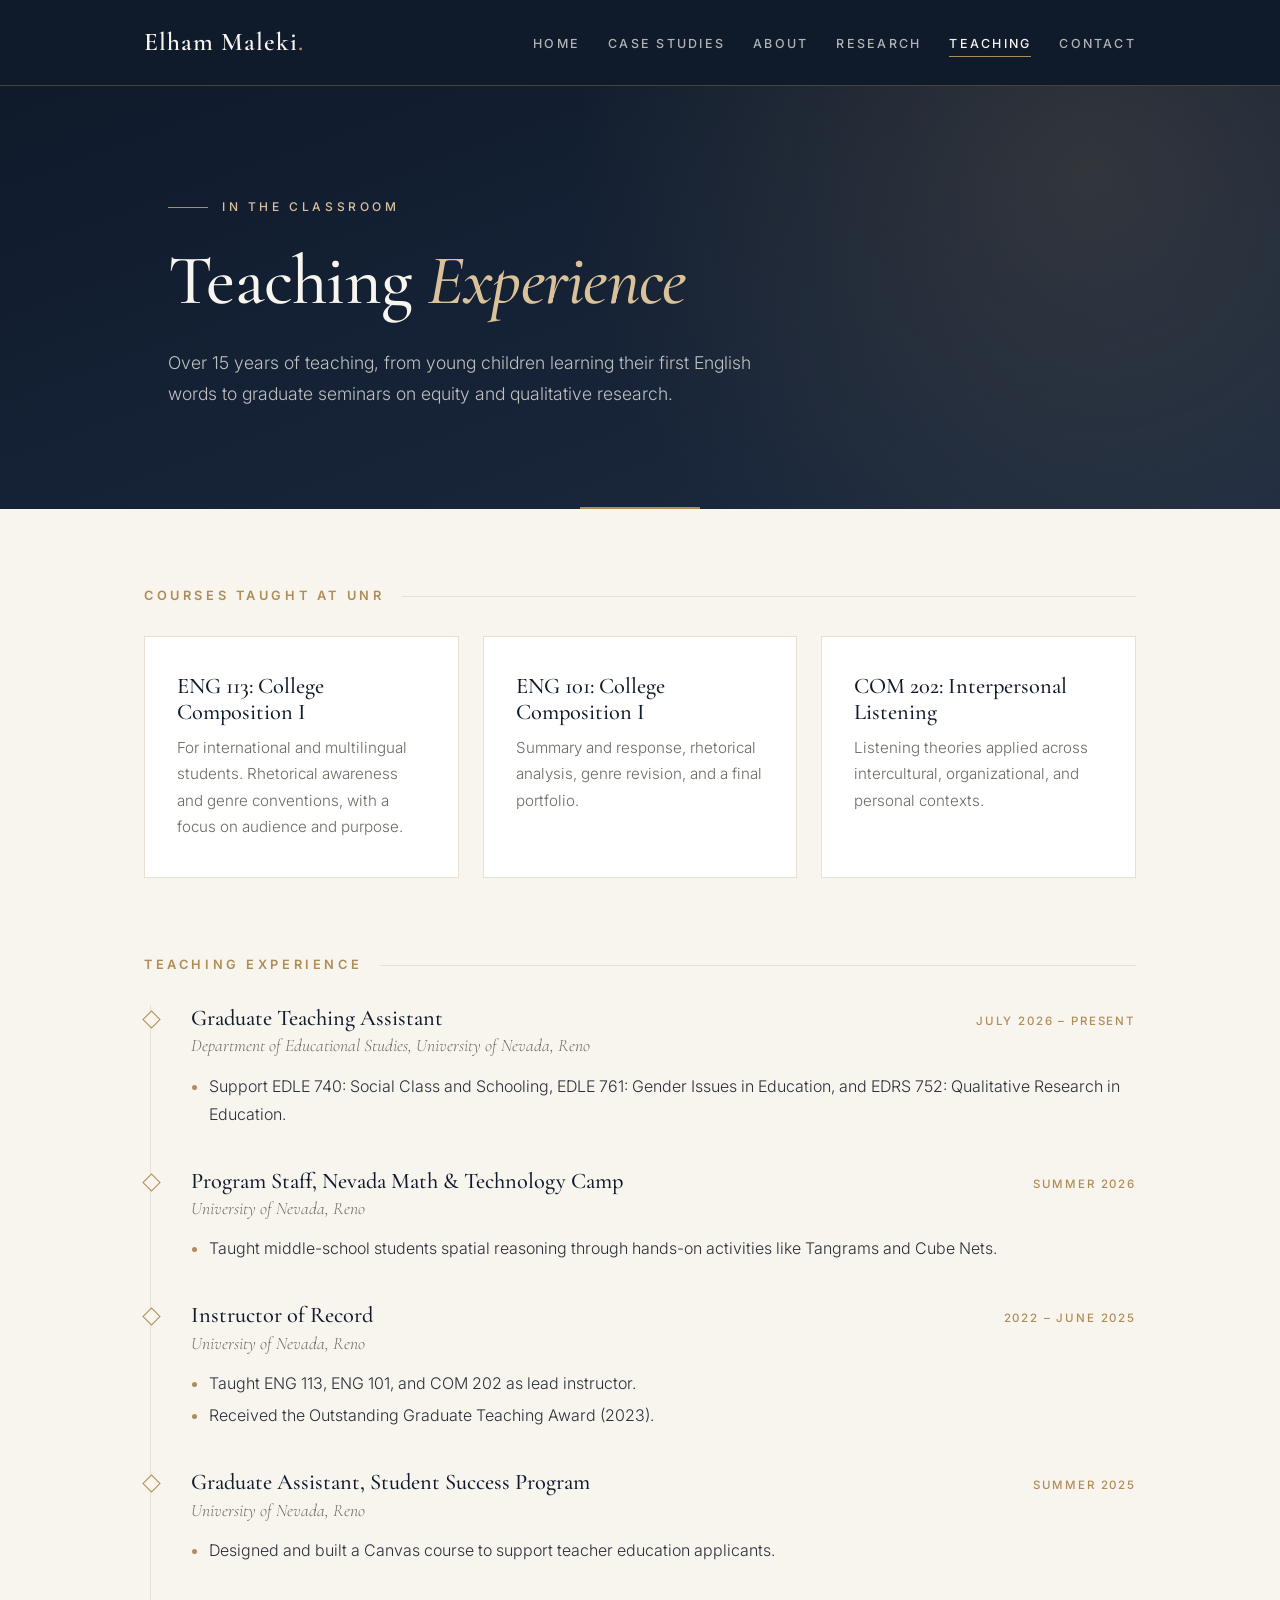
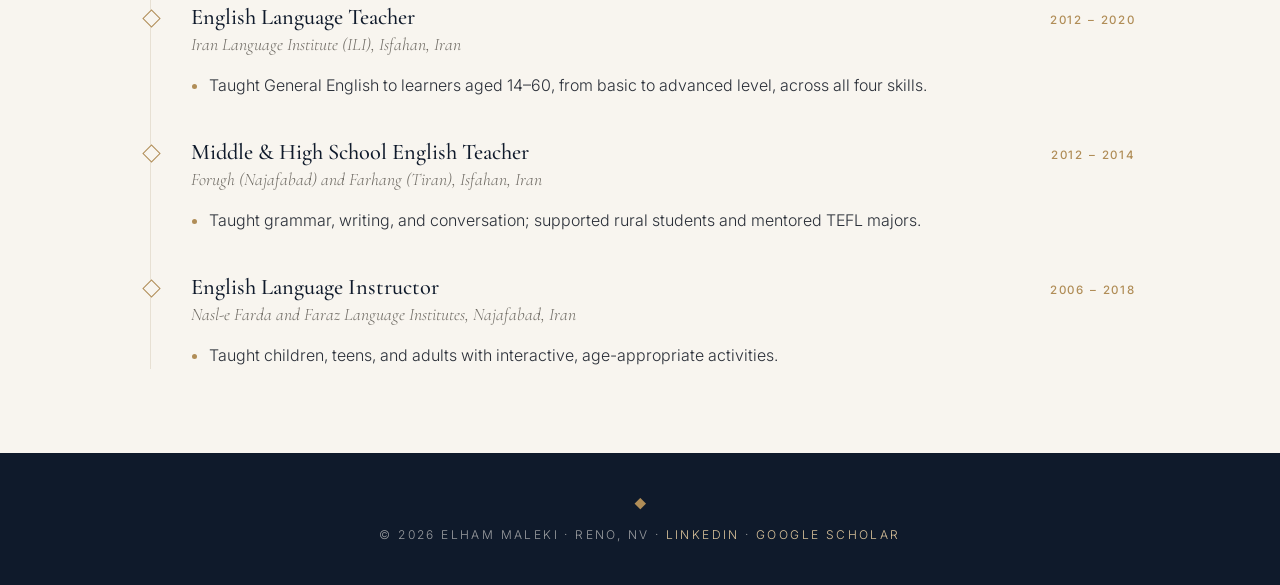
<file: teaching.html>
<!DOCTYPE html>
<html lang="en">
<head>
  <meta charset="UTF-8">
  <meta name="viewport" content="width=device-width, initial-scale=1.0">
  <title>Elham Maleki | Teaching</title>
  <link rel="preconnect" href="https://fonts.googleapis.com">
  <link href="https://fonts.googleapis.com/css2?family=Cormorant+Garamond:ital,wght@0,500;0,600;1,500&family=Inter:wght@300;400;500;600&display=swap" rel="stylesheet">
  <link rel="stylesheet" href="style.css">
</head>
<body>
  <header>
    <div class="container">
      <nav>
        <a href="index.html" class="logo">Elham Maleki</a>
        <ul>
          <li><a href="index.html">Home</a></li>
          <li><a href="case-studies.html">Case Studies</a></li>
          <li><a href="about.html">About</a></li>
          <li><a href="research.html">Research</a></li>
          <li><a href="teaching.html" class="active">Teaching</a></li>
          <li><a href="contact.html">Contact</a></li>
        </ul>
      </nav>
    </div>
  </header>

  <main>
    <div class="container">
      <div class="page-head">
        <p class="eyebrow">In the classroom</p>
        <h1 class="page-title">Teaching <em>Experience</em></h1>
        <p class="page-intro">
          Over 15 years of teaching, from young children learning their first English words to
          graduate seminars on equity and qualitative research.
        </p>
      </div>

      <section>
        <h2>Courses taught at UNR</h2>
        <div class="grid">
          <div class="card">
            <h3>ENG 113: College Composition I</h3>
            <p>For international and multilingual students. Rhetorical awareness and genre conventions, with a focus on audience and purpose.</p>
          </div>
          <div class="card">
            <h3>ENG 101: College Composition I</h3>
            <p>Summary and response, rhetorical analysis, genre revision, and a final portfolio.</p>
          </div>
          <div class="card">
            <h3>COM 202: Interpersonal Listening</h3>
            <p>Listening theories applied across intercultural, organizational, and personal contexts.</p>
          </div>
        </div>
      </section>

      <section>
        <h2>Teaching experience</h2>
        <div class="item">
          <div class="item-head"><h3>Graduate Teaching Assistant</h3><span class="date">July 2026 – Present</span></div>
          <p class="where">Department of Educational Studies, University of Nevada, Reno</p>
          <ul>
            <li>Support EDLE 740: Social Class and Schooling, EDLE 761: Gender Issues in Education, and EDRS 752: Qualitative Research in Education.</li>
          </ul>
        </div>
        <div class="item">
          <div class="item-head"><h3>Program Staff, Nevada Math &amp; Technology Camp</h3><span class="date">Summer 2026</span></div>
          <p class="where">University of Nevada, Reno</p>
          <ul>
            <li>Taught middle-school students spatial reasoning through hands-on activities like Tangrams and Cube Nets.</li>
          </ul>
        </div>
        <div class="item">
          <div class="item-head"><h3>Instructor of Record</h3><span class="date">2022 – June 2025</span></div>
          <p class="where">University of Nevada, Reno</p>
          <ul>
            <li>Taught ENG 113, ENG 101, and COM 202 as lead instructor.</li>
            <li>Received the Outstanding Graduate Teaching Award (2023).</li>
          </ul>
        </div>
        <div class="item">
          <div class="item-head"><h3>Graduate Assistant, Student Success Program</h3><span class="date">Summer 2025</span></div>
          <p class="where">University of Nevada, Reno</p>
          <ul>
            <li>Designed and built a Canvas course to support teacher education applicants.</li>
          </ul>
        </div>
        <div class="item">
          <div class="item-head"><h3>English Language Teacher</h3><span class="date">2012 – 2020</span></div>
          <p class="where">Iran Language Institute (ILI), Isfahan, Iran</p>
          <ul>
            <li>Taught General English to learners aged 14–60, from basic to advanced level, across all four skills.</li>
          </ul>
        </div>
        <div class="item">
          <div class="item-head"><h3>Middle &amp; High School English Teacher</h3><span class="date">2012 – 2014</span></div>
          <p class="where">Forugh (Najafabad) and Farhang (Tiran), Isfahan, Iran</p>
          <ul>
            <li>Taught grammar, writing, and conversation; supported rural students and mentored TEFL majors.</li>
          </ul>
        </div>
        <div class="item">
          <div class="item-head"><h3>English Language Instructor</h3><span class="date">2006 – 2018</span></div>
          <p class="where">Nasl-e Farda and Faraz Language Institutes, Najafabad, Iran</p>
          <ul>
            <li>Taught children, teens, and adults with interactive, age-appropriate activities.</li>
          </ul>
        </div>
      </section>
    </div>
  </main>

  <footer>
    <div class="container">© 2026 Elham Maleki · Reno, NV · <a href="https://www.linkedin.com/in/elham-maleki-n/" target="_blank" rel="noopener">LinkedIn</a> · <a href="https://scholar.google.com/citations?user=H0M7LdgAAAAJ&amp;hl=en" target="_blank" rel="noopener">Google Scholar</a></div>
  </footer>
</body>
</html>
</file>
<file: style.css>
/* =========================================================
   Elham Maleki — Portfolio
   Classic theme: deep navy, antique gold, ivory
   ========================================================= */
:root {
  --ink: #0f1a2b;          /* deep navy */
  --ink-soft: #1c2a40;
  --ivory: #f8f5ef;
  --paper: #ffffff;
  --text: #2a2f38;
  --muted: #6e6a63;
  --gold: #b08d57;
  --gold-light: #d9c29a;
  --line: #e7e0d3;
  --serif: "Cormorant Garamond", "Playfair Display", Georgia, serif;
  --sans: "Inter", system-ui, -apple-system, sans-serif;
}

* { box-sizing: border-box; margin: 0; padding: 0; }
html { scroll-behavior: smooth; }

body {
  font-family: var(--sans);
  font-weight: 300;
  background: var(--ivory);
  color: var(--text);
  line-height: 1.75;
  overflow-x: hidden;
  -webkit-font-smoothing: antialiased;
}

h1, h2, h3 { font-family: var(--serif); font-weight: 500; color: var(--ink); line-height: 1.15; }
h1 { font-size: clamp(2.6rem, 6vw, 4.4rem); letter-spacing: -0.01em; }
h3 { font-size: 1.4rem; }
strong { font-weight: 600; }

a { color: var(--ink); text-decoration-color: var(--gold); text-underline-offset: 3px; }
a:hover { color: var(--gold); }

.container { max-width: 1040px; margin: 0 auto; padding: 0 24px; }

/* ---------- Header ---------- */
header {
  background: var(--ink);
  position: sticky;
  top: 0;
  z-index: 20;
  border-bottom: 1px solid rgba(176, 141, 87, 0.35);
}

nav {
  display: flex;
  justify-content: space-between;
  align-items: center;
  flex-wrap: wrap;
  gap: 12px;
  padding: 20px 0;
}

.logo {
  font-family: var(--serif);
  font-size: 1.6rem;
  font-weight: 600;
  letter-spacing: 0.04em;
  color: var(--ivory);
  text-decoration: none;
}
.logo::after { content: "."; color: var(--gold); }
.logo:hover { color: var(--ivory); }

nav ul { list-style: none; display: flex; flex-wrap: wrap; gap: 28px; }

nav ul a {
  position: relative;
  text-decoration: none;
  color: rgba(248, 245, 239, 0.7);
  font-size: 0.78rem;
  font-weight: 500;
  letter-spacing: 0.18em;
  text-transform: uppercase;
  padding: 6px 0;
  transition: color 0.25s;
}
nav ul a::after {
  content: "";
  position: absolute;
  left: 0; bottom: 0;
  width: 0; height: 1px;
  background: var(--gold);
  transition: width 0.3s ease;
}
nav ul a:hover, nav ul a.active { color: var(--ivory); }
nav ul a:hover::after, nav ul a.active::after { width: 100%; }

/* ---------- Layout ---------- */
main { padding: 0 0 80px; }
section { margin-top: 80px; animation: rise 0.8s ease both; }

@keyframes rise {
  from { opacity: 0; transform: translateY(14px); }
  to   { opacity: 1; transform: none; }
}

/* Section headings: small caps label with a gold rule */
h2 {
  display: flex;
  align-items: center;
  gap: 18px;
  font-family: var(--sans);
  font-size: 0.8rem;
  font-weight: 600;
  letter-spacing: 0.28em;
  text-transform: uppercase;
  color: var(--gold);
  margin-bottom: 32px;
}
h2::after { content: ""; flex: 1; height: 1px; background: var(--line); }

/* Full-width dark band (hero + page headers) */
.hero, .page-head {
  position: relative;
  margin: 0 calc(50% - 50vw);
  padding: 110px calc(50vw - 50% + 24px) 100px;
  background:
    radial-gradient(circle at 85% 20%, rgba(176, 141, 87, 0.18), transparent 45%),
    linear-gradient(160deg, var(--ink) 0%, var(--ink-soft) 100%);
  color: var(--ivory);
  animation: none;
}
.hero { margin-top: 0; }
.hero::after, .page-head::after {
  content: "";
  position: absolute;
  left: 50%; bottom: 0;
  transform: translateX(-50%);
  width: 120px; height: 2px;
  background: var(--gold);
}
.hero h1, .page-head h1 { color: var(--ivory); }
.hero h1 em, .page-head h1 em { color: var(--gold-light); font-style: italic; }

.hero .eyebrow, .page-head .eyebrow {
  font-size: 0.75rem;
  font-weight: 500;
  letter-spacing: 0.3em;
  text-transform: uppercase;
  color: var(--gold-light);
  margin-bottom: 24px;
}
.hero .eyebrow::before, .page-head .eyebrow::before {
  content: "";
  display: inline-block;
  width: 40px; height: 1px;
  background: var(--gold);
  vertical-align: middle;
  margin-right: 14px;
}

.hero p.lead, .page-intro {
  font-size: 1.1rem;
  color: rgba(248, 245, 239, 0.75);
  max-width: 620px;
  margin: 26px 0 40px;
}
.page-head .page-intro { margin-bottom: 0; }

/* ---------- Buttons ---------- */
.btn {
  display: inline-block;
  padding: 14px 32px;
  font-size: 0.78rem;
  font-weight: 500;
  letter-spacing: 0.18em;
  text-transform: uppercase;
  text-decoration: none;
  border: 1px solid var(--gold);
  margin: 0 12px 12px 0;
  transition: all 0.3s ease;
}
.btn-primary { background: var(--gold); color: var(--ink); }
.btn-primary:hover { background: transparent; color: var(--gold-light); }
.btn-outline { color: var(--ivory); }
.btn-outline:hover { background: var(--gold); color: var(--ink); }

/* ---------- Stats ---------- */
.stats, .card.stats {
  display: grid;
  grid-template-columns: repeat(4, 1fr);
  background: var(--paper);
  border: 1px solid var(--line);
  padding: 0;
}
.stat {
  text-align: center;
  padding: 36px 16px;
  border-right: 1px solid var(--line);
}
.stat:last-child { border-right: none; }
.stat strong {
  display: block;
  font-family: var(--serif);
  font-size: 3.2rem;
  font-weight: 500;
  color: var(--ink);
  line-height: 1;
  margin-bottom: 10px;
}
.stat span {
  font-size: 0.72rem;
  letter-spacing: 0.16em;
  text-transform: uppercase;
  color: var(--muted);
}

/* ---------- Cards ---------- */
.grid {
  display: grid;
  grid-template-columns: repeat(auto-fit, minmax(270px, 1fr));
  gap: 24px;
}

.card {
  position: relative;
  background: var(--paper);
  border: 1px solid var(--line);
  padding: 36px 32px;
  transition: transform 0.35s ease, box-shadow 0.35s ease;
}
.card::before {
  content: "";
  position: absolute;
  top: -1px; left: -1px;
  width: 0; height: 2px;
  background: var(--gold);
  transition: width 0.4s ease;
}
.card:hover::before { width: calc(100% + 2px); }
.card h3 { margin-bottom: 10px; }
.card p { color: var(--muted); font-size: 0.95rem; }

a.card { display: block; text-decoration: none; color: inherit; }
a.card:hover { transform: translateY(-4px); box-shadow: 0 18px 40px rgba(15, 26, 43, 0.08); }
a.card h3 { transition: color 0.3s; }
a.card:hover h3 { color: var(--gold); }

/* ---------- Timeline items ---------- */
.item {
  position: relative;
  padding: 0 0 36px 40px;
  border-left: 1px solid var(--line);
  margin-left: 6px;
}
.item:last-child { padding-bottom: 0; }
.item::before {
  content: "";
  position: absolute;
  left: -6px; top: 8px;
  width: 11px; height: 11px;
  background: var(--ivory);
  border: 1px solid var(--gold);
  transform: rotate(45deg);
}
.item-head {
  display: flex;
  justify-content: space-between;
  align-items: baseline;
  flex-wrap: wrap;
  gap: 4px 20px;
}
.item .date {
  font-size: 0.72rem;
  font-weight: 500;
  letter-spacing: 0.16em;
  text-transform: uppercase;
  color: var(--gold);
  white-space: nowrap;
}
.item .where { color: var(--muted); font-style: italic; font-family: var(--serif); font-size: 1.1rem; }
.item ul { padding-left: 18px; margin-top: 10px; }
.item li { margin-bottom: 4px; }
.item li::marker { color: var(--gold); }

/* ---------- Publications ---------- */
.pub {
  background: var(--paper);
  border: 1px solid var(--line);
  border-left: 2px solid var(--gold);
  padding: 22px 28px;
  margin-bottom: 16px;
  font-size: 0.97rem;
}
.pub em { font-family: var(--serif); font-size: 1.08em; }
.pub a {
  margin-left: 6px;
  font-size: 0.72rem;
  font-weight: 500;
  letter-spacing: 0.14em;
  text-transform: uppercase;
  color: var(--gold);
  text-decoration: none;
  white-space: nowrap;
}
.pub a::after { content: " →"; }

/* ---------- Tags ---------- */
.tag {
  display: inline-block;
  border: 1px solid var(--gold-light);
  color: var(--ink);
  font-size: 0.8rem;
  letter-spacing: 0.04em;
  padding: 7px 18px;
  margin: 0 8px 12px 0;
  transition: all 0.25s;
}
.tag:hover { background: var(--ink); color: var(--ivory); border-color: var(--ink); }

/* ---------- About ---------- */
.about-intro {
  display: grid;
  grid-template-columns: 260px 1fr;
  gap: 56px;
  align-items: center;
}
.about-intro p { font-size: 1.02rem; }
.avatar {
  width: 260px; height: 320px;
  object-fit: cover;
  background: linear-gradient(160deg, var(--ink), var(--ink-soft));
  display: flex; align-items: center; justify-content: center;
  font-family: var(--serif);
  font-size: 5rem;
  font-style: italic;
  color: var(--gold-light);
  outline: 1px solid var(--gold);
  outline-offset: 12px;
  margin: 12px;
}

img.avatar { display: block; }

/* ---------- Photos ---------- */
.hero-grid {
  display: grid;
  grid-template-columns: 1.5fr 1fr;
  gap: 64px;
  align-items: center;
}
.hero-photo img {
  display: block;
  width: 100%;
  max-width: 340px;
  aspect-ratio: 4 / 5;
  object-fit: cover;
  margin-left: auto;
  outline: 1px solid var(--gold);
  outline-offset: 14px;
}

.photo-feature {
  display: grid;
  grid-template-columns: 1.4fr 1fr;
  background: var(--paper);
  border: 1px solid var(--line);
}
.photo-feature img {
  display: block;
  width: 100%;
  height: 100%;
  min-height: 320px;
  object-fit: cover;
  object-position: center;
}
.photo-feature .photo-text { padding: 44px 40px; align-self: center; }
.photo-feature h3 { font-size: 1.9rem; margin-bottom: 12px; }
.photo-feature p { color: var(--muted); }

/* ---------- Contact ---------- */
.contact-list { list-style: none; }
.contact-list li { padding: 14px 0; border-bottom: 1px solid var(--line); }
.contact-list li:last-child { border-bottom: none; }
.contact-list strong {
  display: block;
  font-size: 0.7rem;
  font-weight: 600;
  letter-spacing: 0.2em;
  text-transform: uppercase;
  color: var(--gold);
}

form { display: grid; gap: 22px; }
label {
  font-size: 0.7rem;
  font-weight: 600;
  letter-spacing: 0.2em;
  text-transform: uppercase;
  color: var(--muted);
}
input, textarea {
  width: 100%;
  padding: 10px 0;
  border: none;
  border-bottom: 1px solid var(--line);
  background: transparent;
  font: inherit;
  font-weight: 400;
  color: var(--text);
  transition: border-color 0.25s;
}
input:focus, textarea:focus { outline: none; border-bottom-color: var(--gold); }
button.btn { justify-self: start; cursor: pointer; font-family: var(--sans); }
form .btn-primary:hover { color: var(--ink); background: var(--gold-light); }

/* ---------- Case studies ---------- */
.status {
  display: inline-block;
  font-size: 0.68rem;
  font-weight: 600;
  letter-spacing: 0.18em;
  text-transform: uppercase;
  padding: 5px 12px;
  margin-bottom: 18px;
  border: 1px solid var(--gold);
  color: var(--gold);
}
.status.done { background: var(--gold); color: var(--ink); }

.case-feature {
  display: grid;
  grid-template-columns: 1.1fr 1fr;
  background: var(--paper);
  border: 1px solid var(--line);
  text-decoration: none;
  color: inherit;
  transition: box-shadow 0.35s ease, transform 0.35s ease;
}
.case-feature:hover { box-shadow: 0 18px 40px rgba(15, 26, 43, 0.08); transform: translateY(-4px); color: inherit; }
.case-feature .case-art {
  background:
    radial-gradient(circle at 30% 30%, rgba(176, 141, 87, 0.35), transparent 55%),
    linear-gradient(160deg, var(--ink), var(--ink-soft));
  display: flex;
  align-items: center;
  justify-content: center;
  min-height: 300px;
  font-family: var(--serif);
  font-size: 3.4rem;
  font-style: italic;
  color: var(--gold-light);
  letter-spacing: 0.06em;
}
.case-feature .case-body { padding: 44px 40px; }
.case-feature h3 { font-size: 2rem; margin-bottom: 12px; }
.case-feature p { color: var(--muted); }
.meta { display: flex; flex-wrap: wrap; gap: 8px 24px; margin: 22px 0 26px; }
.meta div { font-size: 0.85rem; }
.meta span {
  display: block;
  font-size: 0.66rem;
  font-weight: 600;
  letter-spacing: 0.2em;
  text-transform: uppercase;
  color: var(--gold);
}
.read-more {
  font-size: 0.75rem;
  font-weight: 600;
  letter-spacing: 0.18em;
  text-transform: uppercase;
  color: var(--ink);
  border-bottom: 1px solid var(--gold);
  padding-bottom: 4px;
}

/* Case study article */
.case-section {
  display: grid;
  grid-template-columns: 200px 1fr;
  gap: 40px;
  padding: 48px 0;
  border-top: 1px solid var(--line);
  margin-top: 0;
}
.case-section:first-of-type { border-top: none; }
.case-label .num {
  display: block;
  font-family: var(--serif);
  font-size: 3rem;
  font-style: italic;
  color: var(--gold);
  line-height: 1;
}
.case-label h2 { margin: 8px 0 0; font-size: 0.72rem; }
.case-label h2::after { display: none; }
.case-content > p + p { margin-top: 14px; }
.case-content ul { padding-left: 20px; margin-top: 12px; }
.case-content li { margin-bottom: 6px; }
.case-content li::marker { color: var(--gold); }
.case-content h3 { margin: 26px 0 6px; }
.case-content h3:first-child { margin-top: 0; }

.callout {
  font-family: var(--serif);
  font-size: 1.6rem;
  font-style: italic;
  line-height: 1.4;
  color: var(--ink);
  border-left: 2px solid var(--gold);
  padding: 6px 0 6px 28px;
  margin: 24px 0;
}
.callout small {
  display: block;
  font-family: var(--sans);
  font-style: normal;
  font-size: 0.68rem;
  font-weight: 600;
  letter-spacing: 0.2em;
  text-transform: uppercase;
  color: var(--gold);
  margin-bottom: 8px;
}

.mini-grid { display: grid; grid-template-columns: repeat(auto-fit, minmax(220px, 1fr)); gap: 18px; margin-top: 12px; }
.mini-grid .card { padding: 26px 24px; }
.mini-grid .card h3 { font-size: 1.25rem; margin: 0 0 6px; }

.page-nav {
  display: flex;
  justify-content: space-between;
  flex-wrap: wrap;
  gap: 16px;
  padding-top: 40px;
  border-top: 1px solid var(--line);
}

/* ---------- Footer ---------- */
footer {
  background: var(--ink);
  color: rgba(248, 245, 239, 0.6);
  text-align: center;
  padding: 40px 0;
  font-size: 0.75rem;
  letter-spacing: 0.2em;
  text-transform: uppercase;
}
footer a { color: var(--gold-light); text-decoration: none; }
footer a:hover { color: var(--ivory); }
footer::before {
  content: "◆";
  display: block;
  color: var(--gold);
  margin-bottom: 10px;
  letter-spacing: 0;
}

/* ---------- Mobile ---------- */
@media (max-width: 720px) {
  nav { justify-content: center; }
  nav ul { gap: 16px; justify-content: center; }
  .hero, .page-head { padding-top: 70px; padding-bottom: 70px; }
  .about-intro { grid-template-columns: 1fr; text-align: center; gap: 36px; }
  .avatar { margin: 12px auto; width: 200px; height: 240px; }
  .stats, .card.stats { grid-template-columns: repeat(2, 1fr); }
  .stat { border-bottom: 1px solid var(--line); }
  .stat:nth-child(2n) { border-right: none; }
  .stat:nth-last-child(-n+2) { border-bottom: none; }
  .stat strong { font-size: 2.4rem; }
  .card { padding: 28px 24px; }
  .hero-grid { grid-template-columns: 1fr; gap: 48px; }
  .hero-photo { order: -1; }
  .hero-photo img { max-width: 220px; margin: 0 auto; }
  .photo-feature { grid-template-columns: 1fr; }
  .photo-feature img { min-height: 220px; }
  .photo-feature .photo-text { padding: 32px 24px; }
  .case-feature { grid-template-columns: 1fr; }
  .case-feature .case-art { min-height: 180px; font-size: 2.6rem; }
  .case-feature .case-body { padding: 32px 24px; }
  .case-section { grid-template-columns: 1fr; gap: 16px; padding: 36px 0; }
  .callout { font-size: 1.3rem; }
}
</file>
